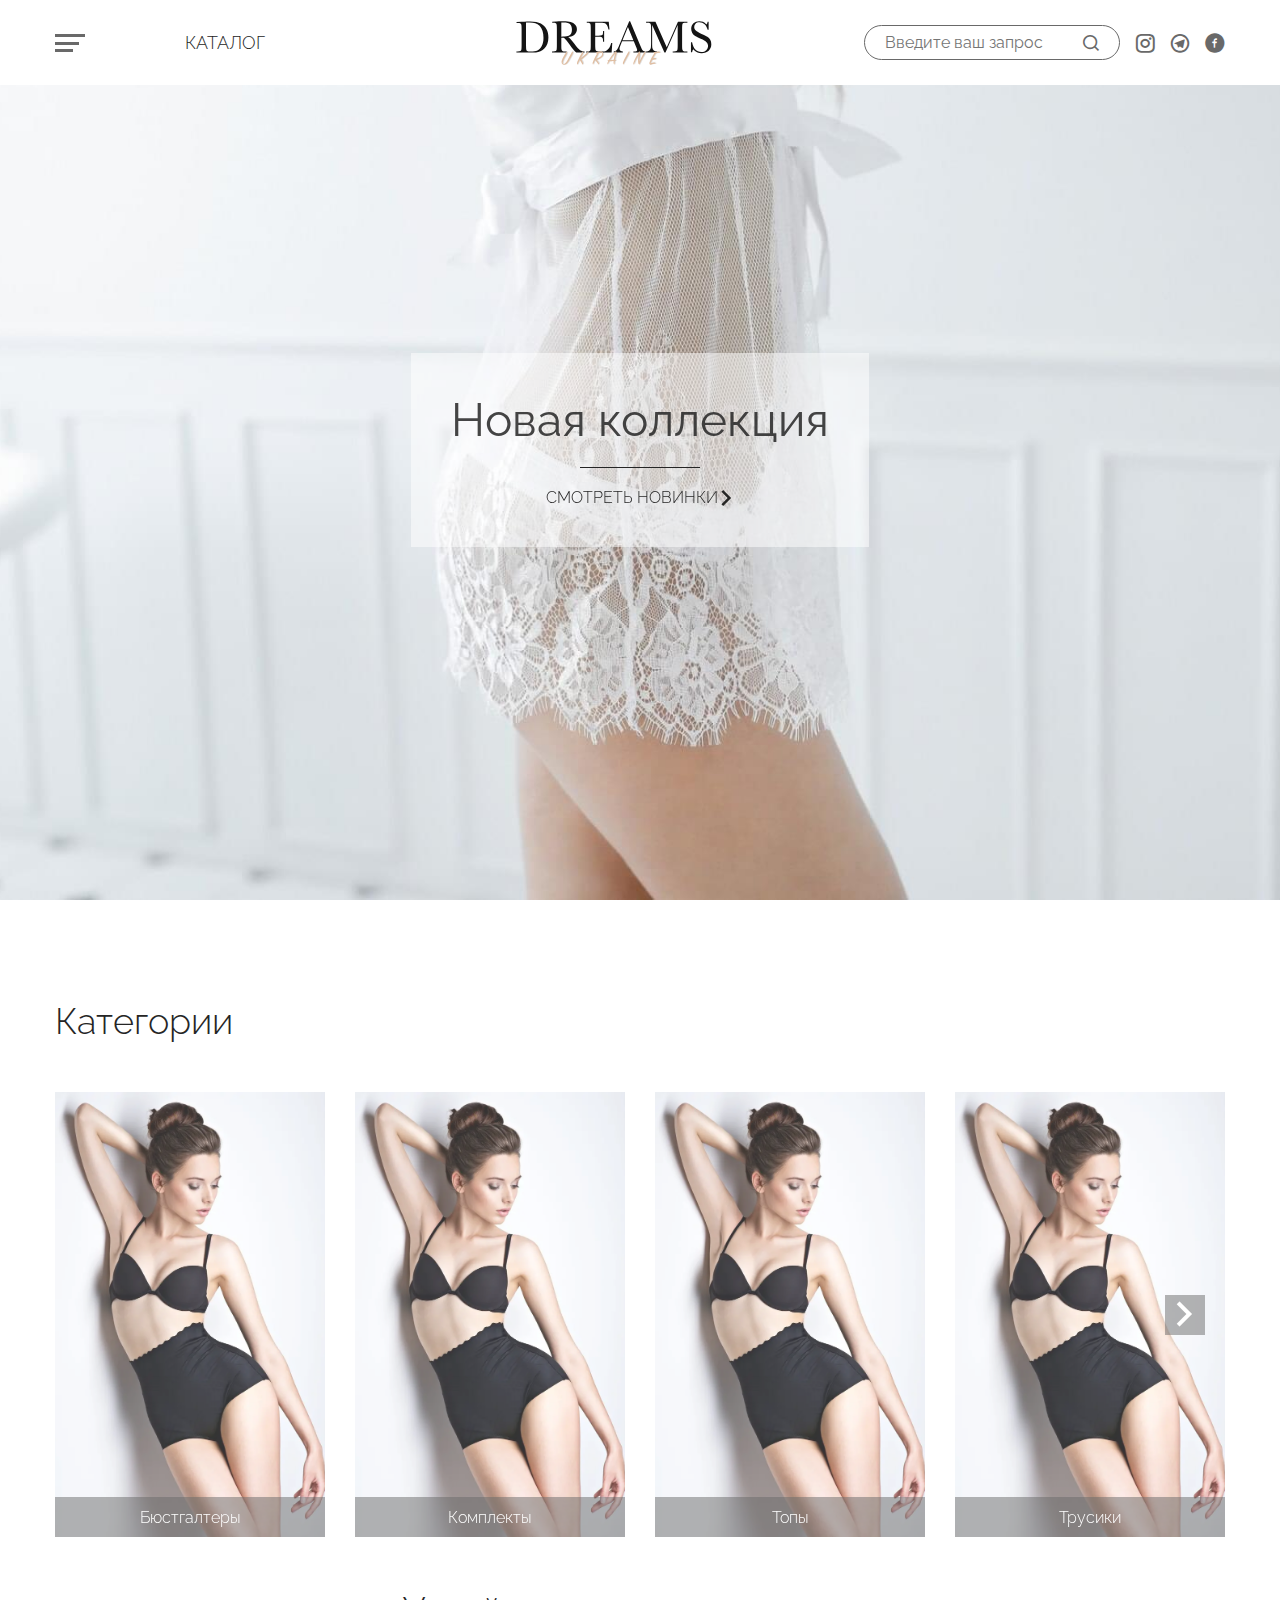
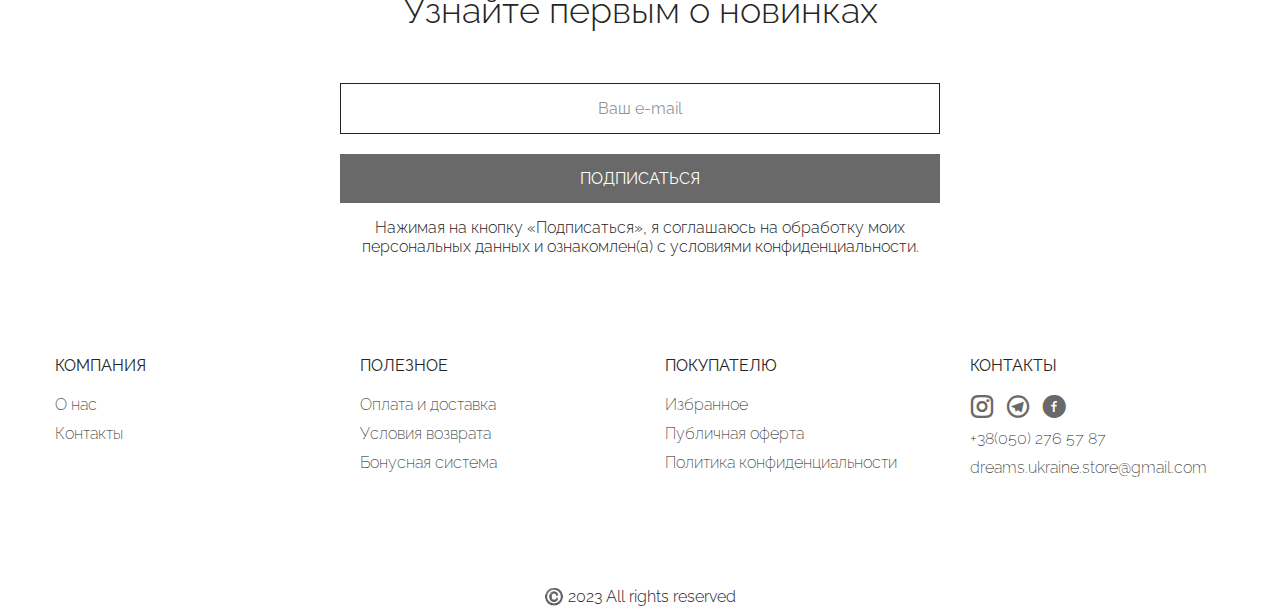
<file: index.html>
<!DOCTYPE html>
<html lang="en">
  <head>
    <title>HomePage</title>
    <meta charset="UTF-8" />
    <meta name="format-detection" content="telephone=no" />
    <!-- <style>body{opacity: 0;}</style> -->
    <link rel="stylesheet" href="css/style.min.css?_v=20230221220713" />
    <link rel="shortcut icon" href="favicon.ico" />
    <!-- <meta name="robots" content="noindex, nofollow"> -->
    <meta name="viewport" content="width=device-width, initial-scale=1.0" />
  </head>

  <body>
    <div class="wrapper">
      <header class="header">
        <div class="header__container">
          <div class="header__wrapper">
            <div class="header__menu menu">
              <button type="button" class="menu__icon icon-menu">
                <span></span>
              </button>
              <nav class="menu__body">
                <ul class="menu__list">
                  <li class="menu__item">
                    <a href="delivery.html" class="menu__link"
                      >ОПЛАТА И ДОСТАВКА</a
                    >
                  </li>
                  <li class="menu__item">
                    <a href="size.html" class="menu__link"
                      >КАК ПОДОБРАТЬ РАЗМЕР</a
                    >
                  </li>
                  <li class="menu__item">
                    <a href="contacts.html" class="menu__link">КОНТАКТЫ</a>
                  </li>
                </ul>
              </nav>
            </div>
            <div class="header__inner">
              <nav class="menu-nav">
                <ul class="menu-nav__list">
                  <li
                    data-da=".menu__list, 991"
                    class="menu-nav__item menu__item"
                  >
                    <a href="catalog.html" class="menu-nav__link menu__link"
                      >КАТАЛОГ</a
                    >
                  </li>
                </ul>
              </nav>
              <div class="logo-wrapper">
                <a href="#" class="logo">
                  <img src="img/logo.svg" alt="" />
                </a>
              </div>

              <div class="nav-bar">
                <ul class="nav-bar__list">
                  <li
                    data-da=".menu__list, 767,0"
                    class="nav-bar__item input-item"
                  >
                    <input
                      type="text"
                      class="search-txt"
                      placeholder="Введите ваш запрос"
                    />
                    <a class="search__btn _icon-search"></a>
                  </li>
                  <li class="nav-bar__item">
                    <a href="" class="nav-bar__link _icon-instagram"></a>
                  </li>
                  <li class="nav-bar__item">
                    <a href="" class="nav-bar__link _icon-telegram"></a>
                  </li>
                  <li class="nav-bar__item">
                    <a href="" class="nav-bar__link _icon-facebook"></a>
                  </li>
                </ul>
              </div>
            </div>
          </div>
        </div>
      </header>

      <main class="page">
        <section
          data-prlx-parent
          style="background-image: url(img/header-2.jpeg)"
          class="top"
        >
          <div class="top__container">
            <div class="top-inner">
              <div data-prlx class="top__collection">
                <a href="#">
                  <h3 class="top__title">Новая коллекция</h3>
                </a>

                <span></span>
                <a href="" class="top__link _icon-arrow">Смотреть Новинки</a>
              </div>
            </div>
          </div>
        </section>
        <section class="category">
          <div class="category__container">
            <h3 class="category__title">Категории</h3>
            <div class="category__slider swiper">
              <div class="category__slider-wrapper swiper-wrapper">
                <div class="category__slide swiper-slide">
                  <div class="category-slide__block">
                    <a href="catalog.html" class="category-slide__image-ibg">
                      <picture
                        ><source
                          srcset="img/home-slider/slider-1.webp"
                          type="image/webp" />
                        <img src="img/home-slider/slider-1.jpeg" alt=""
                      /></picture>
                    </a>
                    <div class="category-slide__name">
                      <a href="catalog.html" class="category-slide__name-link"
                        >Бюстгалтеры</a
                      >
                    </div>
                  </div>
                </div>
                <div class="category__slide swiper-slide">
                  <div class="category-slide__block">
                    <a href="catalog.html" class="category-slide__image-ibg">
                      <picture
                        ><source
                          srcset="img/home-slider/slider-1.webp"
                          type="image/webp" />
                        <img src="img/home-slider/slider-1.jpeg" alt=""
                      /></picture>
                    </a>
                    <div class="category-slide__name">
                      <a href="catalog.html" class="category-slide__name-link"
                        >Комплекты</a
                      >
                    </div>
                  </div>
                </div>
                <div class="category__slide swiper-slide">
                  <div class="category-slide__block">
                    <a href="catalog.html" class="category-slide__image-ibg">
                      <picture
                        ><source
                          srcset="img/home-slider/slider-1.webp"
                          type="image/webp" />
                        <img src="img/home-slider/slider-1.jpeg" alt=""
                      /></picture>
                    </a>
                    <div class="category-slide__name">
                      <a href="catalog.html" class="category-slide__name-link"
                        >Топы</a
                      >
                    </div>
                  </div>
                </div>
                <div class="category__slide swiper-slide">
                  <div class="category-slide__block">
                    <a href="catalog.html" class="category-slide__image-ibg">
                      <picture
                        ><source
                          srcset="img/home-slider/slider-1.webp"
                          type="image/webp" />
                        <img src="img/home-slider/slider-1.jpeg" alt=""
                      /></picture>
                    </a>
                    <div class="category-slide__name">
                      <a href="catalog.html" class="category-slide__name-link"
                        >Трусики</a
                      >
                    </div>
                  </div>
                </div>
                <div class="category__slide swiper-slide">
                  <div class="category-slide__block">
                    <a href="catalog.html" class="category-slide__image-ibg">
                      <picture
                        ><source
                          srcset="img/home-slider/slider-1.webp"
                          type="image/webp" />
                        <img src="img/home-slider/slider-1.jpeg" alt=""
                      /></picture>
                    </a>
                    <div class="category-slide__name">
                      <a href="catalog.html" class="category-slide__name-link"
                        >Искусительное белье</a
                      >
                    </div>
                  </div>
                </div>
                <div class="category__slide swiper-slide">
                  <div class="category-slide__block">
                    <a href="catalog.html" class="category-slide__image-ibg">
                      <picture
                        ><source
                          srcset="img/home-slider/slider-1.webp"
                          type="image/webp" />
                        <img src="img/home-slider/slider-1.jpeg" alt=""
                      /></picture>
                    </a>
                    <div class="category-slide__name">
                      <a href="catalog.html" class="category-slide__name-link"
                        >Акссесуары</a
                      >
                    </div>
                  </div>
                </div>
                <div class="category__slide swiper-slide">
                  <div class="category-slide__block">
                    <a href="catalog.html" class="category-slide__image-ibg">
                      <picture
                        ><source
                          srcset="img/home-slider/slider-1.webp"
                          type="image/webp" />
                        <img src="img/home-slider/slider-1.jpeg" alt=""
                      /></picture>
                    </a>
                    <div class="category-slide__name">
                      <a href="catalog.html" class="category-slide__name-link"
                        >Колготки</a
                      >
                    </div>
                  </div>
                </div>
              </div>
              <button
                class="category__slider-button category__slider-button-prev _icon-arrow"
              ></button>
              <button
                class="category__slider-button category__slider-button-next _icon-arrow"
              ></button>
            </div>
          </div>
        </section>
        <section class="form-news">
          <div class="form-news__container">
            <h3 class="form-news__title">Узнайте первым о новинках</h3>
            <form action="" class="form-news__form news-form">
              <input
                type="text"
                class="news-form__input"
                placeholder="Ваш e-mail"
              />
              <button class="news-form__btn">ПОДПИСАТЬСЯ</button>
            </form>
            <p class="form-news__text">
              Нажимая на кнопку «Подписаться», я соглашаюсь на обработку моих
              персональных данных и ознакомлен(а) с условиями
              конфиденциальности.
            </p>
          </div>
        </section>
      </main>
      <footer class="footer">
        <div class="footer__container">
          <div
            data-one-spoller
            data-spollers="768,max"
            class="footer__content content-footer"
          >
            <div class="content-footer__item">
              <button
                type="content-footer__button"
                data-spoller
                class="spollers__title"
              >
                КОМПАНИЯ
              </button>

              <div class="content-footer__body">
                <ul class="content-footer__list list-footer">
                  <li class="list-footer__item">
                    <a href="" class="list-footer__link">О нас </a>
                  </li>
                  <li class="list-footer__item">
                    <a href="" class="list-footer__link">Контакты </a>
                  </li>
                </ul>
              </div>
            </div>
            <div class="content-footer__item">
              <button type="button" data-spoller class="content-footer__title">
                ПОЛЕЗНОЕ
              </button>
              <div class="content-footer__body">
                <ul class="content-footer__list list-footer">
                  <li class="list-footer__item">
                    <a href="" class="list-footer__link">Оплата и доставка </a>
                  </li>
                  <li class="list-footer__item">
                    <a href="" class="list-footer__link">Условия возврата </a>
                  </li>
                  <li class="list-footer__item">
                    <a href="" class="list-footer__link">Бонусная система</a>
                  </li>
                </ul>
              </div>
            </div>
            <div class="content-footer__item">
              <button type="button" data-spoller class="content-footer__title">
                ПОКУПАТЕЛЮ
              </button>
              <div class="content-footer__body">
                <ul class="content-footer__list list-footer">
                  <li class="list-footer__item">
                    <a href="" class="list-footer__link">Избранное </a>
                  </li>
                  <li class="list-footer__item">
                    <a href="" class="list-footer__link">Публичная оферта </a>
                  </li>
                  <li class="list-footer__item">
                    <a href="" class="list-footer__link"
                      >Политика конфиденциальности</a
                    >
                  </li>
                </ul>
              </div>
            </div>
            <div class="content-footer__item">
              <button
                type="button"
                data-spoller_spoller-active
                class="content-footer__title"
              >
                КОНТАКТЫ
              </button>
              <div class="content-footer__body">
                <ul class="content-footer__list list-footer">
                  <li class="list-footer__item">
                    <a href="" class="list-footer__link _icon-instagram"> </a>
                    <a href="" class="list-footer__link _icon-telegram"> </a>
                    <a href="" class="list-footer__link _icon-facebook"> </a>
                  </li>
                  <li class="list-footer__item">
                    <a href="tel:380502765787" class="list-footer__link"
                      >+38(050) 276 57 87
                    </a>
                  </li>
                  <li class="list-footer__item">
                    <a
                      href="mail:dreams.ukraine.store@gmail.com"
                      class="list-footer__link"
                      >dreams.ukraine.store@gmail.com</a
                    >
                  </li>
                </ul>
              </div>
            </div>
          </div>
          <div class="footer__bottom">©️ 2023 All rights reserved</div>
        </div>
      </footer>
    </div>
    <script src="js/app.min.js?_v=20230221220713"></script>
  </body>
</html>
</file>
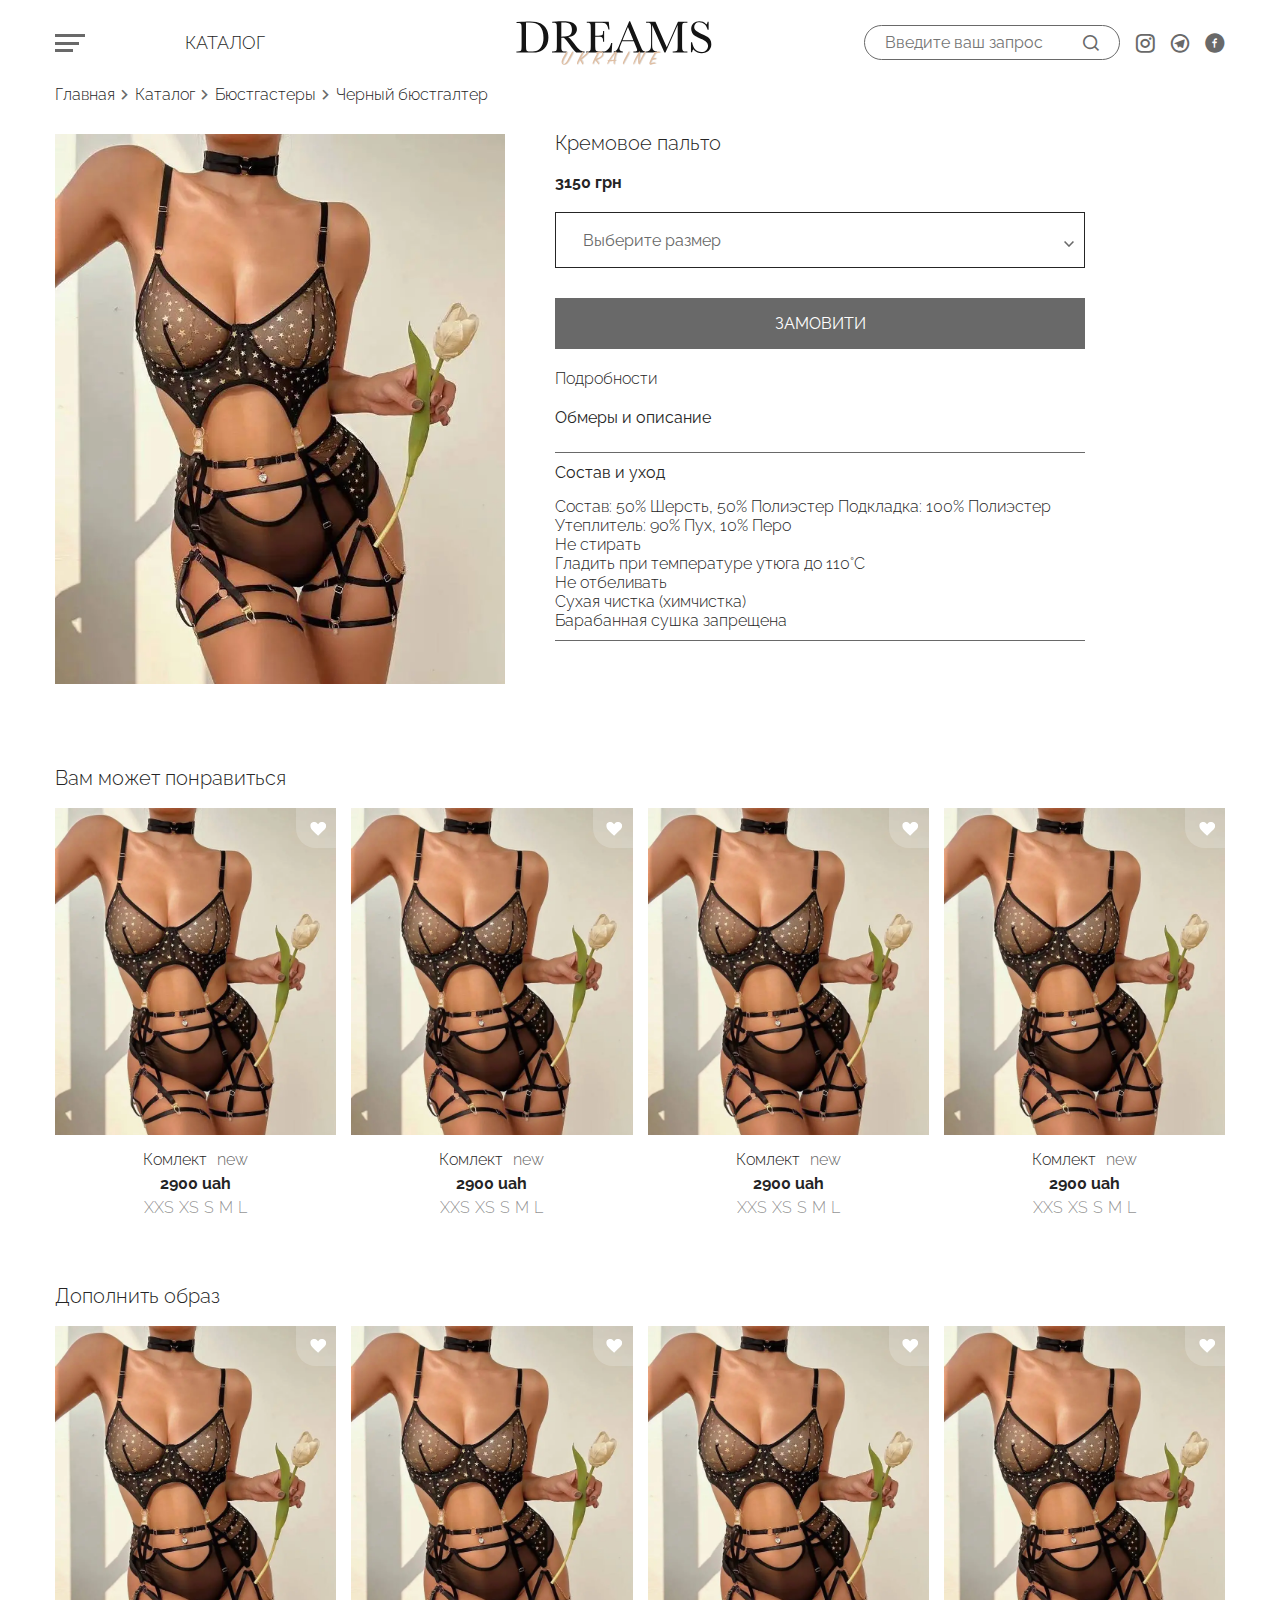
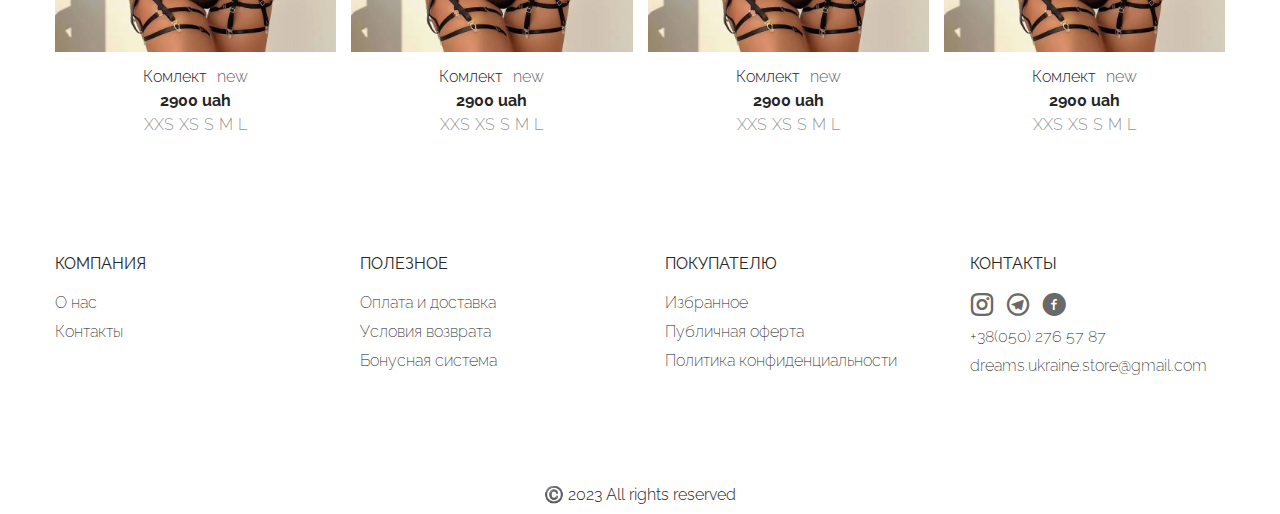
<file: cart.html>
<!DOCTYPE html>
<html lang="en">

<head>
	<title>HomePage</title>
	<meta charset="UTF-8">
	<meta name="format-detection" content="telephone=no">
	<!-- <style>body{opacity: 0;}</style> -->
	<link rel="stylesheet" href="css/style.min.css?_v=20230221220713">
	<link rel="shortcut icon" href="favicon.ico">
	<!-- <meta name="robots" content="noindex, nofollow"> -->
	<meta name="viewport" content="width=device-width, initial-scale=1.0">
</head>

<body>
	<div class="wrapper">
		<header class="header">
			<div class="header__container">
				<div class="header__wrapper">
					<div class="header__menu menu">
						<button type="button" class="menu__icon icon-menu">
							<span></span>
						</button>
						<nav class="menu__body">
							<ul class="menu__list">
								<li class="menu__item">
									<a href="#" class="menu__link">ОПЛАТА И ДОСТАВКА</a>
								</li>
								<li class="menu__item">
									<a href="#" class="menu__link">КАК ПОДОБРАТЬ РАЗМЕР</a>
								</li>
								<li class="menu__item">
									<a href="#" class="menu__link">КОНТАКТЫ</a>
								</li>
							</ul>
						</nav>
					</div>
					<div class="header__inner">
						<nav class="menu-nav">
							<ul class="menu-nav__list">
								<li data-da=".menu__list, 991" class="menu-nav__item menu__item">
									<a href="#" class="menu-nav__link menu__link">КАТАЛОГ</a>
								</li>
							</ul>
						</nav>
						<div class="logo-wrapper">
							<a href="#" class="logo">
								<img src="img/logo.svg" alt="" />
							</a>
						</div>

						<div class="nav-bar">
							<ul class="nav-bar__list">
								<li data-da=".menu__list, 767,0" class="nav-bar__item input-item">
									<input type="text" class="search-txt" placeholder="Введите ваш запрос" />
									<a class="search__btn _icon-search"></a>
								</li>
								<li class="nav-bar__item">
									<a href="" class="nav-bar__link _icon-instagram"></a>
								</li>
								<li class="nav-bar__item">
									<a href="" class="nav-bar__link _icon-telegram"></a>
								</li>
								<li class="nav-bar__item">
									<a href="" class="nav-bar__link _icon-facebook"></a>
								</li>
							</ul>
						</div>
					</div>
				</div>
			</div>
		</header>


		<div class="breadcrumbs">
			<div class="breadcrumbs__container">
				<ul class="breadcrumbs__list">
					<li class="breadcrumbs__item">
						<a href="#" class="breadcrumbs__link">Главная</a>
						<span class="_icon-arrow"></span>
					</li>
					<li class="breadcrumbs__item">
						<a href="#" class="breadcrumbs__link">Каталог</a>
						<span class="_icon-arrow"></span>
					</li>
					<li class="breadcrumbs__item">
						<a href="#" class="breadcrumbs__link">Бюстгастеры</a>
						<span class="_icon-arrow"></span>
					</li>
					<li class="breadcrumbs__item">
						<a href="#" class="breadcrumbs__link">Черный бюстгалтер</a>
					</li>
				</ul>
			</div>
		</div>
		<main class="page">
			<section class="product">
				<div class="product__container">
					<div class="product__image">
						<div class="product__image-ibg">
							<picture><source srcset="img/gallery/1.webp" type="image/webp"><img src="img/gallery/1.jpg" alt="" /></picture>
						</div>
					</div>

					<div class="product__cart cart-product">
						<h6 class="cart-product__title">Кремовое пальто</h6>
						<div class="cart-product__price">3150 грн</div>
						<form action="" class="cart-product__form">
							<div class="cart-product__select">
								<select name="form[]" data-class-modif="form">
									<option value="" selected>Выберите размер</option>
									<option value="1">XS</option>
									<option value="2">S</option>
									<option value="3">M</option>
									<option value="3">L</option>
									<option value="3">XL</option>
								</select>
							</div>

							<button data-popup="#popup" class="cart-product__btn btn-bascet">
								ЗАМОВИТИ
							</button>
						</form>

						<div class="cart-product__desc-title">Подробности</div>
						<div data-spollers class="cart-product__spollers spollers-product">
							<div class="spollers-product__item">
								<button type="button" data-spoller class="spollers-product__title">
									Обмеры и описание
								</button>
								<div class="spollers-products__body">Контент спойлера</div>
							</div>
							<div class="spollers-product__item">
								<button type="button" data-spoller class="spollers-product__title _spoller-active">
									Состав и уход
								</button>
								<div class="spollers-products__body">
									Состав: 50% Шерсть, 50% Полиэстер Подкладка: 100% Полиэстер
									Утеплитель: 90% Пух, 10% Перо
									<ul class="spollers-products__body-list">
										<li class="spollers-products__body-item">Не стирать</li>
										<li class="spollers-products__body-item">
											Гладить при температуре утюга до 110°C
										</li>
										<li class="spollers-products__body-item">
											Не отбеливать
										</li>
										<li class="spollers-products__body-item">
											Сухая чистка (химчистка)
										</li>
										<li class="spollers-products__body-item">
											Барабанная сушка запрещена
										</li>
									</ul>
								</div>
							</div>
						</div>
					</div>
				</div>
			</section>
			<section class="recommendation">
				<div class="recommendation__container">
					<h6 class="recommendation__title">Вам может понравиться</h6>
					<div class="recommendation__items">
						<div class="recommendation-cart cart">
							<label class="cart-checkbox">
								<input type="checkbox" class="cart-checkbox__input" />
								<span class="cart-checkbox__text">
									<svg id="Layer_1" data-name="Layer 1" xmlns="http://www.w3.org/2000/svg" viewBox="0 0 122.88 107.39">
										<defs>
											<style>
												.cls-1 {
													fill: #ed1b24;
													fill-rule: evenodd;
												}
											</style>
										</defs>
										<title>red-heart</title>
										<path class="cls-1" d="M60.83,17.18c8-8.35,13.62-15.57,26-17C110-2.46,131.27,21.26,119.57,44.61c-3.33,6.65-10.11,14.56-17.61,22.32-8.23,8.52-17.34,16.87-23.72,23.2l-17.4,17.26L46.46,93.55C29.16,76.89,1,55.92,0,29.94-.63,11.74,13.73.08,30.25.29c14.76.2,21,7.54,30.58,16.89Z" />
									</svg>
								</span>
							</label>
							<a href="" class="cart__image-ibg">
								<picture><source srcset="img/gallery/1.webp" type="image/webp"><img src="img/gallery/1.jpg" alt="" /></picture>
							</a>
							<div class="cart__title">
								<a href="#">Комлект</a>
								<span>new</span>
							</div>
							<div class="cart__price">2900 uah</div>
							<ul class="cart__list">
								<li class="cart__list-item">XXS</li>
								<li class="cart__list-item">XS</li>
								<li class="cart__list-item">S</li>
								<li class="cart__list-item">M</li>
								<li class="cart__list-item">L</li>
							</ul>
						</div>
						<div class="recommendation-cart cart">
							<label class="cart-checkbox">
								<input type="checkbox" class="cart-checkbox__input" />
								<span class="cart-checkbox__text">
									<svg id="Layer_1" data-name="Layer 1" xmlns="http://www.w3.org/2000/svg" viewBox="0 0 122.88 107.39">
										<defs>
											<style>
												.cls-1 {
													fill: #ed1b24;
													fill-rule: evenodd;
												}
											</style>
										</defs>
										<title>red-heart</title>
										<path class="cls-1" d="M60.83,17.18c8-8.35,13.62-15.57,26-17C110-2.46,131.27,21.26,119.57,44.61c-3.33,6.65-10.11,14.56-17.61,22.32-8.23,8.52-17.34,16.87-23.72,23.2l-17.4,17.26L46.46,93.55C29.16,76.89,1,55.92,0,29.94-.63,11.74,13.73.08,30.25.29c14.76.2,21,7.54,30.58,16.89Z" />
									</svg>
								</span>
							</label>
							<a href="" class="cart__image-ibg">
								<picture><source srcset="img/gallery/1.webp" type="image/webp"><img src="img/gallery/1.jpg" alt="" /></picture>
							</a>
							<div class="cart__title">
								<a href="#">Комлект</a>
								<span>new</span>
							</div>
							<div class="cart__price">2900 uah</div>
							<ul class="cart__list">
								<li class="cart__list-item">XXS</li>
								<li class="cart__list-item">XS</li>
								<li class="cart__list-item">S</li>
								<li class="cart__list-item">M</li>
								<li class="cart__list-item">L</li>
							</ul>
						</div>
						<div class="recommendation-cart cart">
							<label class="cart-checkbox">
								<input type="checkbox" class="cart-checkbox__input" />
								<span class="cart-checkbox__text">
									<svg id="Layer_1" data-name="Layer 1" xmlns="http://www.w3.org/2000/svg" viewBox="0 0 122.88 107.39">
										<defs>
											<style>
												.cls-1 {
													fill: #ed1b24;
													fill-rule: evenodd;
												}
											</style>
										</defs>
										<title>red-heart</title>
										<path class="cls-1" d="M60.83,17.18c8-8.35,13.62-15.57,26-17C110-2.46,131.27,21.26,119.57,44.61c-3.33,6.65-10.11,14.56-17.61,22.32-8.23,8.52-17.34,16.87-23.72,23.2l-17.4,17.26L46.46,93.55C29.16,76.89,1,55.92,0,29.94-.63,11.74,13.73.08,30.25.29c14.76.2,21,7.54,30.58,16.89Z" />
									</svg>
								</span>
							</label>
							<a href="" class="cart__image-ibg">
								<picture><source srcset="img/gallery/1.webp" type="image/webp"><img src="img/gallery/1.jpg" alt="" /></picture>
							</a>
							<div class="cart__title">
								<a href="#">Комлект</a>
								<span>new</span>
							</div>
							<div class="cart__price">2900 uah</div>
							<ul class="cart__list">
								<li class="cart__list-item">XXS</li>
								<li class="cart__list-item">XS</li>
								<li class="cart__list-item">S</li>
								<li class="cart__list-item">M</li>
								<li class="cart__list-item">L</li>
							</ul>
						</div>
						<div class="recommendation-cart cart">
							<label class="cart-checkbox">
								<input type="checkbox" class="cart-checkbox__input" />
								<span class="cart-checkbox__text">
									<svg id="Layer_1" data-name="Layer 1" xmlns="http://www.w3.org/2000/svg" viewBox="0 0 122.88 107.39">
										<defs>
											<style>
												.cls-1 {
													fill: #ed1b24;
													fill-rule: evenodd;
												}
											</style>
										</defs>
										<title>red-heart</title>
										<path class="cls-1" d="M60.83,17.18c8-8.35,13.62-15.57,26-17C110-2.46,131.27,21.26,119.57,44.61c-3.33,6.65-10.11,14.56-17.61,22.32-8.23,8.52-17.34,16.87-23.72,23.2l-17.4,17.26L46.46,93.55C29.16,76.89,1,55.92,0,29.94-.63,11.74,13.73.08,30.25.29c14.76.2,21,7.54,30.58,16.89Z" />
									</svg>
								</span>
							</label>
							<a href="" class="cart__image-ibg">
								<picture><source srcset="img/gallery/1.webp" type="image/webp"><img src="img/gallery/1.jpg" alt="" /></picture>
							</a>
							<div class="cart__title">
								<a href="#">Комлект</a>
								<span>new</span>
							</div>
							<div class="cart__price">2900 uah</div>
							<ul class="cart__list">
								<li class="cart__list-item">XXS</li>
								<li class="cart__list-item">XS</li>
								<li class="cart__list-item">S</li>
								<li class="cart__list-item">M</li>
								<li class="cart__list-item">L</li>
							</ul>
						</div>
					</div>
				</div>
			</section>
			<section class="recommendation set">
				<div class="recommendation__container">
					<h6 class="recommendation__title">Дополнить образ</h6>
					<div class="recommendation__items">
						<div class="recommendation-cart cart">
							<label class="cart-checkbox">
								<input type="checkbox" class="cart-checkbox__input" />
								<span class="cart-checkbox__text">
									<svg id="Layer_1" data-name="Layer 1" xmlns="http://www.w3.org/2000/svg" viewBox="0 0 122.88 107.39">
										<defs>
											<style>
												.cls-1 {
													fill: #ed1b24;
													fill-rule: evenodd;
												}
											</style>
										</defs>
										<title>red-heart</title>
										<path class="cls-1" d="M60.83,17.18c8-8.35,13.62-15.57,26-17C110-2.46,131.27,21.26,119.57,44.61c-3.33,6.65-10.11,14.56-17.61,22.32-8.23,8.52-17.34,16.87-23.72,23.2l-17.4,17.26L46.46,93.55C29.16,76.89,1,55.92,0,29.94-.63,11.74,13.73.08,30.25.29c14.76.2,21,7.54,30.58,16.89Z" />
									</svg>
								</span>
							</label>
							<a href="" class="cart__image-ibg">
								<picture><source srcset="img/gallery/1.webp" type="image/webp"><img src="img/gallery/1.jpg" alt="" /></picture>
							</a>
							<div class="cart__title">
								<a href="#">Комлект</a>
								<span>new</span>
							</div>
							<div class="cart__price">2900 uah</div>
							<ul class="cart__list">
								<li class="cart__list-item">XXS</li>
								<li class="cart__list-item">XS</li>
								<li class="cart__list-item">S</li>
								<li class="cart__list-item">M</li>
								<li class="cart__list-item">L</li>
							</ul>
						</div>
						<div class="recommendation-cart cart">
							<label class="cart-checkbox">
								<input type="checkbox" class="cart-checkbox__input" />
								<span class="cart-checkbox__text">
									<svg id="Layer_1" data-name="Layer 1" xmlns="http://www.w3.org/2000/svg" viewBox="0 0 122.88 107.39">
										<defs>
											<style>
												.cls-1 {
													fill: #ed1b24;
													fill-rule: evenodd;
												}
											</style>
										</defs>
										<title>red-heart</title>
										<path class="cls-1" d="M60.83,17.18c8-8.35,13.62-15.57,26-17C110-2.46,131.27,21.26,119.57,44.61c-3.33,6.65-10.11,14.56-17.61,22.32-8.23,8.52-17.34,16.87-23.72,23.2l-17.4,17.26L46.46,93.55C29.16,76.89,1,55.92,0,29.94-.63,11.74,13.73.08,30.25.29c14.76.2,21,7.54,30.58,16.89Z" />
									</svg>
								</span>
							</label>
							<a href="" class="cart__image-ibg">
								<picture><source srcset="img/gallery/1.webp" type="image/webp"><img src="img/gallery/1.jpg" alt="" /></picture>
							</a>
							<div class="cart__title">
								<a href="#">Комлект</a>
								<span>new</span>
							</div>
							<div class="cart__price">2900 uah</div>
							<ul class="cart__list">
								<li class="cart__list-item">XXS</li>
								<li class="cart__list-item">XS</li>
								<li class="cart__list-item">S</li>
								<li class="cart__list-item">M</li>
								<li class="cart__list-item">L</li>
							</ul>
						</div>
						<div class="recommendation-cart cart">
							<label class="cart-checkbox">
								<input type="checkbox" class="cart-checkbox__input" />
								<span class="cart-checkbox__text">
									<svg id="Layer_1" data-name="Layer 1" xmlns="http://www.w3.org/2000/svg" viewBox="0 0 122.88 107.39">
										<defs>
											<style>
												.cls-1 {
													fill: #ed1b24;
													fill-rule: evenodd;
												}
											</style>
										</defs>
										<title>red-heart</title>
										<path class="cls-1" d="M60.83,17.18c8-8.35,13.62-15.57,26-17C110-2.46,131.27,21.26,119.57,44.61c-3.33,6.65-10.11,14.56-17.61,22.32-8.23,8.52-17.34,16.87-23.72,23.2l-17.4,17.26L46.46,93.55C29.16,76.89,1,55.92,0,29.94-.63,11.74,13.73.08,30.25.29c14.76.2,21,7.54,30.58,16.89Z" />
									</svg>
								</span>
							</label>
							<a href="" class="cart__image-ibg">
								<picture><source srcset="img/gallery/1.webp" type="image/webp"><img src="img/gallery/1.jpg" alt="" /></picture>
							</a>
							<div class="cart__title">
								<a href="#">Комлект</a>
								<span>new</span>
							</div>
							<div class="cart__price">2900 uah</div>
							<ul class="cart__list">
								<li class="cart__list-item">XXS</li>
								<li class="cart__list-item">XS</li>
								<li class="cart__list-item">S</li>
								<li class="cart__list-item">M</li>
								<li class="cart__list-item">L</li>
							</ul>
						</div>
						<div class="recommendation-cart cart">
							<label class="cart-checkbox">
								<input type="checkbox" class="cart-checkbox__input" />
								<span class="cart-checkbox__text">
									<svg id="Layer_1" data-name="Layer 1" xmlns="http://www.w3.org/2000/svg" viewBox="0 0 122.88 107.39">
										<defs>
											<style>
												.cls-1 {
													fill: #ed1b24;
													fill-rule: evenodd;
												}
											</style>
										</defs>
										<title>red-heart</title>
										<path class="cls-1" d="M60.83,17.18c8-8.35,13.62-15.57,26-17C110-2.46,131.27,21.26,119.57,44.61c-3.33,6.65-10.11,14.56-17.61,22.32-8.23,8.52-17.34,16.87-23.72,23.2l-17.4,17.26L46.46,93.55C29.16,76.89,1,55.92,0,29.94-.63,11.74,13.73.08,30.25.29c14.76.2,21,7.54,30.58,16.89Z" />
									</svg>
								</span>
							</label>
							<a href="" class="cart__image-ibg">
								<picture><source srcset="img/gallery/1.webp" type="image/webp"><img src="img/gallery/1.jpg" alt="" /></picture>
							</a>
							<div class="cart__title">
								<a href="#">Комлект</a>
								<span>new</span>
							</div>
							<div class="cart__price">2900 uah</div>
							<ul class="cart__list">
								<li class="cart__list-item">XXS</li>
								<li class="cart__list-item">XS</li>
								<li class="cart__list-item">S</li>
								<li class="cart__list-item">M</li>
								<li class="cart__list-item">L</li>
							</ul>
						</div>
					</div>
				</div>
			</section>
		</main>
		<footer class="footer">
			<div class="footer__container">
				<div data-one-spoller data-spollers="768,max" class="footer__content content-footer">
					<div class="content-footer__item">
						<button type="content-footer__button" data-spoller class="spollers__title">
							КОМПАНИЯ
						</button>

						<div class="content-footer__body">
							<ul class="content-footer__list list-footer">
								<li class="list-footer__item">
									<a href="" class="list-footer__link">О нас </a>
								</li>
								<li class="list-footer__item">
									<a href="" class="list-footer__link">Контакты </a>
								</li>
							</ul>
						</div>
					</div>
					<div class="content-footer__item">
						<button type="button" data-spoller class="content-footer__title">
							ПОЛЕЗНОЕ
						</button>
						<div class="content-footer__body">
							<ul class="content-footer__list list-footer">
								<li class="list-footer__item">
									<a href="" class="list-footer__link">Оплата и доставка </a>
								</li>
								<li class="list-footer__item">
									<a href="" class="list-footer__link">Условия возврата </a>
								</li>
								<li class="list-footer__item">
									<a href="" class="list-footer__link">Бонусная система</a>
								</li>
							</ul>
						</div>
					</div>
					<div class="content-footer__item">
						<button type="button" data-spoller class="content-footer__title">
							ПОКУПАТЕЛЮ
						</button>
						<div class="content-footer__body">
							<ul class="content-footer__list list-footer">
								<li class="list-footer__item">
									<a href="" class="list-footer__link">Избранное </a>
								</li>
								<li class="list-footer__item">
									<a href="" class="list-footer__link">Публичная оферта </a>
								</li>
								<li class="list-footer__item">
									<a href="" class="list-footer__link">Политика конфиденциальности</a>
								</li>
							</ul>
						</div>
					</div>
					<div class="content-footer__item">
						<button type="button" data-spoller_spoller-active class="content-footer__title">
							КОНТАКТЫ
						</button>
						<div class="content-footer__body">
							<ul class="content-footer__list list-footer">
								<li class="list-footer__item">
									<a href="" class="list-footer__link _icon-instagram"> </a>
									<a href="" class="list-footer__link _icon-telegram"> </a>
									<a href="" class="list-footer__link _icon-facebook"> </a>
								</li>
								<li class="list-footer__item">
									<a href="tel:380502765787" class="list-footer__link">+38(050) 276 57 87
									</a>
								</li>
								<li class="list-footer__item">
									<a href="mail:dreams.ukraine.store@gmail.com" class="list-footer__link">dreams.ukraine.store@gmail.com</a>
								</li>
							</ul>
						</div>
					</div>
				</div>
				<div class="footer__bottom">©️ 2023 All rights reserved</div>
			</div>
		</footer>

	</div>
	<div id="popup" aria-hidden="true" class="popup">
		<div class="popup__wrapper">
			<div class="popup__content">
				<div class="popup__text">
					Заповніть форму та наш адміністратор зателефонує вам для уточнення
					замовлення.
				</div>
				<form class="popup__form">
					<input class="popup__input" type="text" placeholder="Ваше ім'я" />
					<input class="popup__input" type="text" placeholder="Номер телефону" />
					<button class="popup-btn">Замовити</button>
				</form>
			</div>
		</div>
	</div>
	<script src="js/app.min.js?_v=20230221220713"></script>
</body>

</html>
</file>
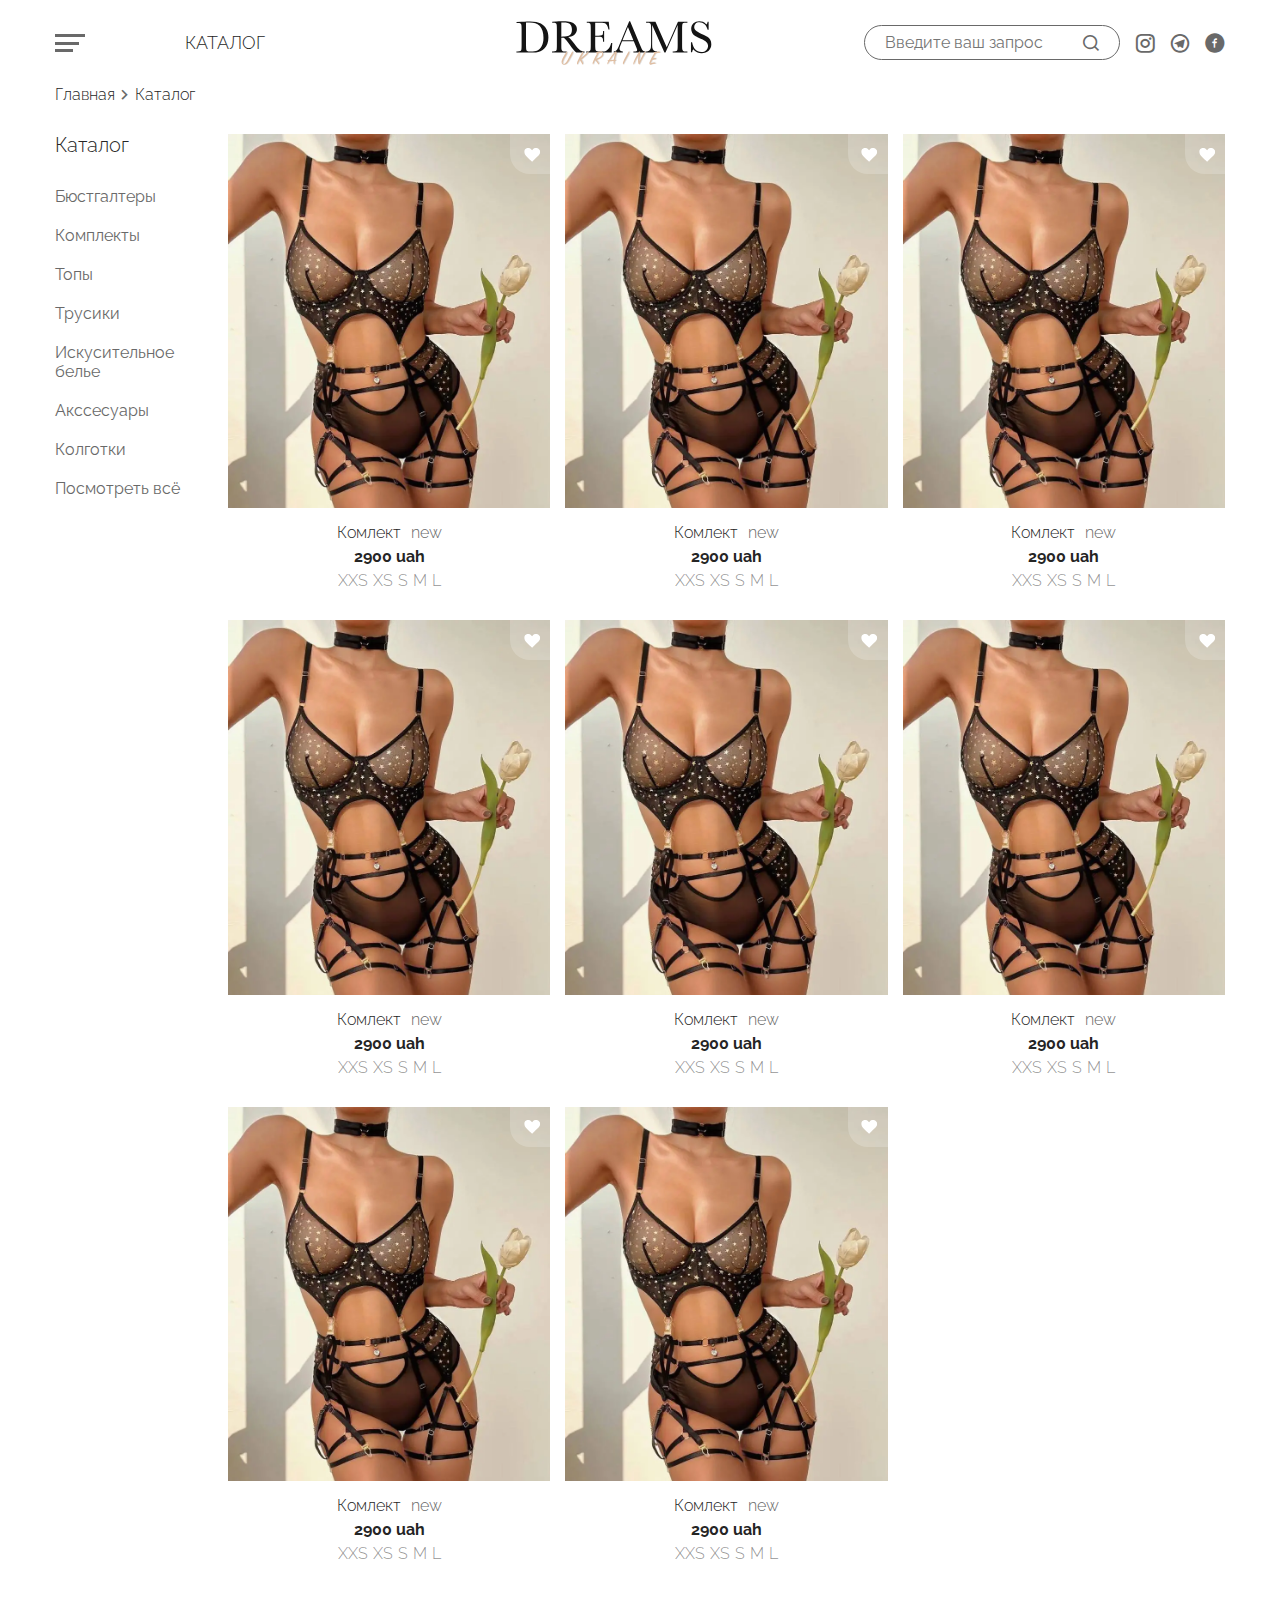
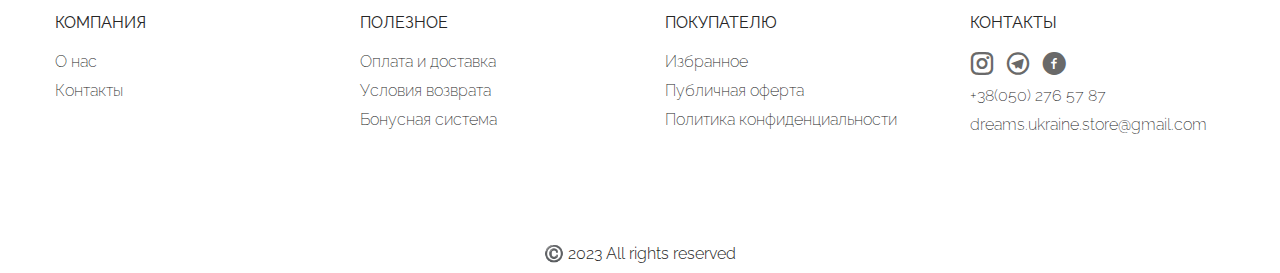
<file: catalog.html>
<!DOCTYPE html>
<html lang="en">

<head>
	<title>HomePage</title>
	<meta charset="UTF-8">
	<meta name="format-detection" content="telephone=no">
	<!-- <style>body{opacity: 0;}</style> -->
	<link rel="stylesheet" href="css/style.min.css?_v=20230221220713">
	<link rel="shortcut icon" href="favicon.ico">
	<!-- <meta name="robots" content="noindex, nofollow"> -->
	<meta name="viewport" content="width=device-width, initial-scale=1.0">
</head>

<body>
	<div class="wrapper">
		<header class="header">
			<div class="header__container">
				<div class="header__wrapper">
					<div class="header__menu menu">
						<button type="button" class="menu__icon icon-menu">
							<span></span>
						</button>
						<nav class="menu__body">
							<ul class="menu__list">
								<li class="menu__item">
									<a href="#" class="menu__link">ОПЛАТА И ДОСТАВКА</a>
								</li>
								<li class="menu__item">
									<a href="#" class="menu__link">КАК ПОДОБРАТЬ РАЗМЕР</a>
								</li>
								<li class="menu__item">
									<a href="#" class="menu__link">КОНТАКТЫ</a>
								</li>
							</ul>
						</nav>
					</div>
					<div class="header__inner">
						<nav class="menu-nav">
							<ul class="menu-nav__list">
								<li data-da=".menu__list, 991" class="menu-nav__item menu__item">
									<a href="#" class="menu-nav__link menu__link">КАТАЛОГ</a>
								</li>
							</ul>
						</nav>
						<div class="logo-wrapper">
							<a href="#" class="logo">
								<img src="img/logo.svg" alt="" />
							</a>
						</div>

						<div class="nav-bar">
							<ul class="nav-bar__list">
								<li data-da=".menu__list, 767,0" class="nav-bar__item input-item">
									<input type="text" class="search-txt" placeholder="Введите ваш запрос" />
									<a class="search__btn _icon-search"></a>
								</li>
								<li class="nav-bar__item">
									<a href="" class="nav-bar__link _icon-instagram"></a>
								</li>
								<li class="nav-bar__item">
									<a href="" class="nav-bar__link _icon-telegram"></a>
								</li>
								<li class="nav-bar__item">
									<a href="" class="nav-bar__link _icon-facebook"></a>
								</li>
							</ul>
						</div>
					</div>
				</div>
			</div>
		</header>


		<div class="breadcrumbs">
			<div class="breadcrumbs__container">
				<ul class="breadcrumbs__list">
					<li class="breadcrumbs__item">
						<a href="#" class="breadcrumbs__link">Главная</a>
						<span class="_icon-arrow"></span>
					</li>
					<li class="breadcrumbs__item">
						<a href="#" class="breadcrumbs__link">Каталог</a>
					</li>
				</ul>
			</div>
		</div>
		<main class="page">
			<section class="catalog">
				<div class="catalog__container">
					<aside class="catalog__nav nav-catalog">
						<h6 class="nav-catalog__title">Каталог</h6>
						<ul data-da=".spollers-main__body,767,0" class="nav-catalog__list">
							<li class="nav-catalog__item">
								<button type="button" data-filter=".category-a" class="nav-catalog__link">Бюстгалтеры</button>
							</li>
							<li class="nav-catalog__item">
								<button type="button" data-filter=".category-b" class="nav-catalog__link">Комплекты</button>
							</li>
							<li class="nav-catalog__item">
								<button type="button" data-filter=".category-c" class="nav-catalog__link">Топы</button>
							</li>
							<li class="nav-catalog__item">
								<button type="button" data-filter=".category-d" class="nav-catalog__link">Трусики</button>
							</li>
							<li class="nav-catalog__item">
								<button type="button" data-filter=".category-e" class="nav-catalog__link">Искусительное белье</button>
							</li>
							<li class="nav-catalog__item">
								<button type="button" data-filter=".category-f" class="nav-catalog__link">Акссесуары</button>
							</li>
							<li class="nav-catalog__item">
								<button type="button" data-filter=".category-g" class="nav-catalog__link">Колготки</button>
							</li>
							<li class="nav-catalog__item">
								<button type="button" data-filter="all" class="nav-catalog__link">Посмотреть всё</button>
							</li>
						</ul>
					</aside>
					<div class="catalog__main">


						<!-- sorting-catalog-->
						<div class="catalog__main-inner">
							<div data-spollers class="catalog__main-spollers spollers-main">
								<div class="spollers-main__item">
									<button type="button" data-spoller data-spoller-close class="spollers-main__title">
										Каталог <span class="_icon-arrow"></span>
									</button>

									<div class="spollers-main__body"></div>
								</div>


								<div class="spollers-main__body">
									<div class="filters-mobile"></div>
								</div>
							</div>

						</div>
						<div class="catalog__main-galery galery-catalog container-filter">
							<div class="galery-catalog__cart cart mix category-a">
								<label class="cart-checkbox">
									<input type="checkbox" class="cart-checkbox__input" />
									<span class="cart-checkbox__text">
										<svg id="Layer_1" data-name="Layer 1" xmlns="http://www.w3.org/2000/svg" viewBox="0 0 122.88 107.39">
											<defs>
												<style>
													.cls-1 {
														fill: #ed1b24;
														fill-rule: evenodd;
													}
												</style>
											</defs>
											<title>red-heart</title>
											<path class="cls-1" d="M60.83,17.18c8-8.35,13.62-15.57,26-17C110-2.46,131.27,21.26,119.57,44.61c-3.33,6.65-10.11,14.56-17.61,22.32-8.23,8.52-17.34,16.87-23.72,23.2l-17.4,17.26L46.46,93.55C29.16,76.89,1,55.92,0,29.94-.63,11.74,13.73.08,30.25.29c14.76.2,21,7.54,30.58,16.89Z" />
										</svg>
									</span>
								</label>
								<a href="cart.html" class="cart__image-ibg">
									<picture><source srcset="img/gallery/1.webp" type="image/webp"><img src="img/gallery/1.jpg" alt="" /></picture>
								</a>
								<div class="cart__title">
									<a href="cart.html">Комлект</a>
									<span>new</span>
								</div>
								<div class="cart__price">2900 uah</div>
								<ul class="cart__list">
									<li class="cart__list-item">XXS</li>
									<li class="cart__list-item">XS</li>
									<li class="cart__list-item">S</li>
									<li class="cart__list-item">M</li>
									<li class="cart__list-item">L</li>
								</ul>
							</div>
							<div class="galery-catalog__cart cart mix category-b">
								<label class="cart-checkbox">
									<input type="checkbox" class="cart-checkbox__input" />
									<span class="cart-checkbox__text">
										<svg id="Layer_1" data-name="Layer 1" xmlns="http://www.w3.org/2000/svg" viewBox="0 0 122.88 107.39">
											<defs>
												<style>
													.cls-1 {
														fill: #ed1b24;
														fill-rule: evenodd;
													}
												</style>
											</defs>
											<title>red-heart</title>
											<path class="cls-1" d="M60.83,17.18c8-8.35,13.62-15.57,26-17C110-2.46,131.27,21.26,119.57,44.61c-3.33,6.65-10.11,14.56-17.61,22.32-8.23,8.52-17.34,16.87-23.72,23.2l-17.4,17.26L46.46,93.55C29.16,76.89,1,55.92,0,29.94-.63,11.74,13.73.08,30.25.29c14.76.2,21,7.54,30.58,16.89Z" />
										</svg>
									</span>
								</label>
								<a href="cart.html" class="cart__image-ibg">
									<picture><source srcset="img/gallery/1.webp" type="image/webp"><img src="img/gallery/1.jpg" alt="" /></picture>
								</a>
								<div class="cart__title">
									<a href="">Комлект</a>
									<span>new</span>
								</div>
								<div class="cart__price">2900 uah</div>
								<ul class="cart__list">
									<li class="cart__list-item">XXS</li>
									<li class="cart__list-item">XS</li>
									<li class="cart__list-item">S</li>
									<li class="cart__list-item">M</li>
									<li class="cart__list-item">L</li>
								</ul>
							</div>
							<div class="galery-catalog__cart cart mix category-c">
								<label class="cart-checkbox">
									<input type="checkbox" class="cart-checkbox__input" />
									<span class="cart-checkbox__text">
										<svg id="Layer_1" data-name="Layer 1" xmlns="http://www.w3.org/2000/svg" viewBox="0 0 122.88 107.39">
											<defs>
												<style>
													.cls-1 {
														fill: #ed1b24;
														fill-rule: evenodd;
													}
												</style>
											</defs>
											<title>red-heart</title>
											<path class="cls-1" d="M60.83,17.18c8-8.35,13.62-15.57,26-17C110-2.46,131.27,21.26,119.57,44.61c-3.33,6.65-10.11,14.56-17.61,22.32-8.23,8.52-17.34,16.87-23.72,23.2l-17.4,17.26L46.46,93.55C29.16,76.89,1,55.92,0,29.94-.63,11.74,13.73.08,30.25.29c14.76.2,21,7.54,30.58,16.89Z" />
										</svg>
									</span>
								</label>
								<a href="cart.html" class="cart__image-ibg">
									<picture><source srcset="img/gallery/1.webp" type="image/webp"><img src="img/gallery/1.jpg" alt="" /></picture>
								</a>
								<div class="cart__title">
									<a href="cart.html">Комлект</a>
									<span>new</span>
								</div>
								<div class="cart__price">2900 uah</div>
								<ul class="cart__list">
									<li class="cart__list-item">XXS</li>
									<li class="cart__list-item">XS</li>
									<li class="cart__list-item">S</li>
									<li class="cart__list-item">M</li>
									<li class="cart__list-item">L</li>
								</ul>
							</div>
							<div class="galery-catalog__cart cart mix category-d">
								<label class="cart-checkbox">
									<input type="checkbox" class="cart-checkbox__input" />
									<span class="cart-checkbox__text">
										<svg id="Layer_1" data-name="Layer 1" xmlns="http://www.w3.org/2000/svg" viewBox="0 0 122.88 107.39">
											<defs>
												<style>
													.cls-1 {
														fill: #ed1b24;
														fill-rule: evenodd;
													}
												</style>
											</defs>
											<title>red-heart</title>
											<path class="cls-1" d="M60.83,17.18c8-8.35,13.62-15.57,26-17C110-2.46,131.27,21.26,119.57,44.61c-3.33,6.65-10.11,14.56-17.61,22.32-8.23,8.52-17.34,16.87-23.72,23.2l-17.4,17.26L46.46,93.55C29.16,76.89,1,55.92,0,29.94-.63,11.74,13.73.08,30.25.29c14.76.2,21,7.54,30.58,16.89Z" />
										</svg>
									</span>
								</label>
								<a href="" class="cart__image-ibg">
									<picture><source srcset="img/gallery/1.webp" type="image/webp"><img src="img/gallery/1.jpg" alt="" /></picture>
								</a>
								<div class="cart__title">
									<a href="#">Комлект</a>
									<span>new</span>
								</div>
								<div class="cart__price">2900 uah</div>
								<ul class="cart__list">
									<li class="cart__list-item">XXS</li>
									<li class="cart__list-item">XS</li>
									<li class="cart__list-item">S</li>
									<li class="cart__list-item">M</li>
									<li class="cart__list-item">L</li>
								</ul>
							</div>
							<div class="galery-catalog__cart cart mix category-e">
								<label class="cart-checkbox">
									<input type="checkbox" class="cart-checkbox__input" />
									<span class="cart-checkbox__text">
										<svg id="Layer_1" data-name="Layer 1" xmlns="http://www.w3.org/2000/svg" viewBox="0 0 122.88 107.39">
											<defs>
												<style>
													.cls-1 {
														fill: #ed1b24;
														fill-rule: evenodd;
													}
												</style>
											</defs>
											<title>red-heart</title>
											<path class="cls-1" d="M60.83,17.18c8-8.35,13.62-15.57,26-17C110-2.46,131.27,21.26,119.57,44.61c-3.33,6.65-10.11,14.56-17.61,22.32-8.23,8.52-17.34,16.87-23.72,23.2l-17.4,17.26L46.46,93.55C29.16,76.89,1,55.92,0,29.94-.63,11.74,13.73.08,30.25.29c14.76.2,21,7.54,30.58,16.89Z" />
										</svg>
									</span>
								</label>
								<a href="cart.html" class="cart__image-ibg">
									<picture><source srcset="img/gallery/1.webp" type="image/webp"><img src="img/gallery/1.jpg" alt="" /></picture>
								</a>
								<div class="cart__title">
									<a href="#">Комлект</a>
									<span>new</span>
								</div>
								<div class="cart__price">2900 uah</div>
								<ul class="cart__list">
									<li class="cart__list-item">XXS</li>
									<li class="cart__list-item">XS</li>
									<li class="cart__list-item">S</li>
									<li class="cart__list-item">M</li>
									<li class="cart__list-item">L</li>
								</ul>
							</div>
							<div class="galery-catalog__cart cart mix category-f">
								<label class="cart-checkbox">
									<input type="checkbox" class="cart-checkbox__input" />
									<span class="cart-checkbox__text">
										<svg id="Layer_1" data-name="Layer 1" xmlns="http://www.w3.org/2000/svg" viewBox="0 0 122.88 107.39">
											<defs>
												<style>
													.cls-1 {
														fill: #ed1b24;
														fill-rule: evenodd;
													}
												</style>
											</defs>
											<title>red-heart</title>
											<path class="cls-1" d="M60.83,17.18c8-8.35,13.62-15.57,26-17C110-2.46,131.27,21.26,119.57,44.61c-3.33,6.65-10.11,14.56-17.61,22.32-8.23,8.52-17.34,16.87-23.72,23.2l-17.4,17.26L46.46,93.55C29.16,76.89,1,55.92,0,29.94-.63,11.74,13.73.08,30.25.29c14.76.2,21,7.54,30.58,16.89Z" />
										</svg>
									</span>
								</label>
								<a href="cart.html" class="cart__image-ibg">
									<picture><source srcset="img/gallery/1.webp" type="image/webp"><img src="img/gallery/1.jpg" alt="" /></picture>
								</a>
								<div class="cart__title">
									<a href="cart.html">Комлект</a>
									<span>new</span>
								</div>
								<div class="cart__price">2900 uah</div>
								<ul class="cart__list">
									<li class="cart__list-item">XXS</li>
									<li class="cart__list-item">XS</li>
									<li class="cart__list-item">S</li>
									<li class="cart__list-item">M</li>
									<li class="cart__list-item">L</li>
								</ul>
							</div>
							<div class="galery-catalog__cart cart mix category-g">
								<label class="cart-checkbox">
									<input type="checkbox" class="cart-checkbox__input" />
									<span class="cart-checkbox__text">
										<svg id="Layer_1" data-name="Layer 1" xmlns="http://www.w3.org/2000/svg" viewBox="0 0 122.88 107.39">
											<defs>
												<style>
													.cls-1 {
														fill: #ed1b24;
														fill-rule: evenodd;
													}
												</style>
											</defs>
											<title>red-heart</title>
											<path class="cls-1" d="M60.83,17.18c8-8.35,13.62-15.57,26-17C110-2.46,131.27,21.26,119.57,44.61c-3.33,6.65-10.11,14.56-17.61,22.32-8.23,8.52-17.34,16.87-23.72,23.2l-17.4,17.26L46.46,93.55C29.16,76.89,1,55.92,0,29.94-.63,11.74,13.73.08,30.25.29c14.76.2,21,7.54,30.58,16.89Z" />
										</svg>
									</span>
								</label>
								<a href="cart.html" class="cart__image-ibg">
									<picture><source srcset="img/gallery/1.webp" type="image/webp"><img src="img/gallery/1.jpg" alt="" /></picture>
								</a>
								<div class="cart__title">
									<a href="cart.html">Комлект</a>
									<span>new</span>
								</div>
								<div class="cart__price">2900 uah</div>
								<ul class="cart__list">
									<li class="cart__list-item">XXS</li>
									<li class="cart__list-item">XS</li>
									<li class="cart__list-item">S</li>
									<li class="cart__list-item">M</li>
									<li class="cart__list-item">L</li>
								</ul>
							</div>
							<div class="galery-catalog__cart cart mix category-a">
								<label class="cart-checkbox">
									<input type="checkbox" class="cart-checkbox__input" />
									<span class="cart-checkbox__text">
										<svg id="Layer_1" data-name="Layer 1" xmlns="http://www.w3.org/2000/svg" viewBox="0 0 122.88 107.39">
											<defs>
												<style>
													.cls-1 {
														fill: #ed1b24;
														fill-rule: evenodd;
													}
												</style>
											</defs>
											<title>red-heart</title>
											<path class="cls-1" d="M60.83,17.18c8-8.35,13.62-15.57,26-17C110-2.46,131.27,21.26,119.57,44.61c-3.33,6.65-10.11,14.56-17.61,22.32-8.23,8.52-17.34,16.87-23.72,23.2l-17.4,17.26L46.46,93.55C29.16,76.89,1,55.92,0,29.94-.63,11.74,13.73.08,30.25.29c14.76.2,21,7.54,30.58,16.89Z" />
										</svg>
									</span>
								</label>
								<a href="cart.html" class="cart__image-ibg">
									<picture><source srcset="img/gallery/1.webp" type="image/webp"><img src="img/gallery/1.jpg" alt="" /></picture>
								</a>
								<div class="cart__title">
									<a href="cart.html">Комлект</a>
									<span>new</span>
								</div>
								<div class="cart__price">2900 uah</div>
								<ul class="cart__list">
									<li class="cart__list-item">XXS</li>
									<li class="cart__list-item">XS</li>
									<li class="cart__list-item">S</li>
									<li class="cart__list-item">M</li>
									<li class="cart__list-item">L</li>
								</ul>
							</div>





						</div>
					</div>
				</div>
	</div>
	</section>
	</main>
	<footer class="footer">
		<div class="footer__container">
			<div data-one-spoller data-spollers="768,max" class="footer__content content-footer">
				<div class="content-footer__item">
					<button type="content-footer__button" data-spoller class="spollers__title">
						КОМПАНИЯ
					</button>

					<div class="content-footer__body">
						<ul class="content-footer__list list-footer">
							<li class="list-footer__item">
								<a href="" class="list-footer__link">О нас </a>
							</li>
							<li class="list-footer__item">
								<a href="" class="list-footer__link">Контакты </a>
							</li>
						</ul>
					</div>
				</div>
				<div class="content-footer__item">
					<button type="button" data-spoller class="content-footer__title">
						ПОЛЕЗНОЕ
					</button>
					<div class="content-footer__body">
						<ul class="content-footer__list list-footer">
							<li class="list-footer__item">
								<a href="" class="list-footer__link">Оплата и доставка </a>
							</li>
							<li class="list-footer__item">
								<a href="" class="list-footer__link">Условия возврата </a>
							</li>
							<li class="list-footer__item">
								<a href="" class="list-footer__link">Бонусная система</a>
							</li>
						</ul>
					</div>
				</div>
				<div class="content-footer__item">
					<button type="button" data-spoller class="content-footer__title">
						ПОКУПАТЕЛЮ
					</button>
					<div class="content-footer__body">
						<ul class="content-footer__list list-footer">
							<li class="list-footer__item">
								<a href="" class="list-footer__link">Избранное </a>
							</li>
							<li class="list-footer__item">
								<a href="" class="list-footer__link">Публичная оферта </a>
							</li>
							<li class="list-footer__item">
								<a href="" class="list-footer__link">Политика конфиденциальности</a>
							</li>
						</ul>
					</div>
				</div>
				<div class="content-footer__item">
					<button type="button" data-spoller_spoller-active class="content-footer__title">
						КОНТАКТЫ
					</button>
					<div class="content-footer__body">
						<ul class="content-footer__list list-footer">
							<li class="list-footer__item">
								<a href="" class="list-footer__link _icon-instagram"> </a>
								<a href="" class="list-footer__link _icon-telegram"> </a>
								<a href="" class="list-footer__link _icon-facebook"> </a>
							</li>
							<li class="list-footer__item">
								<a href="tel:380502765787" class="list-footer__link">+38(050) 276 57 87
								</a>
							</li>
							<li class="list-footer__item">
								<a href="mail:dreams.ukraine.store@gmail.com" class="list-footer__link">dreams.ukraine.store@gmail.com</a>
							</li>
						</ul>
					</div>
				</div>
			</div>
			<div class="footer__bottom">©️ 2023 All rights reserved</div>
		</div>
	</footer>

	</div>
	<script src="js/app.min.js?_v=20230221220713"></script>
</body>

</html>
</file>
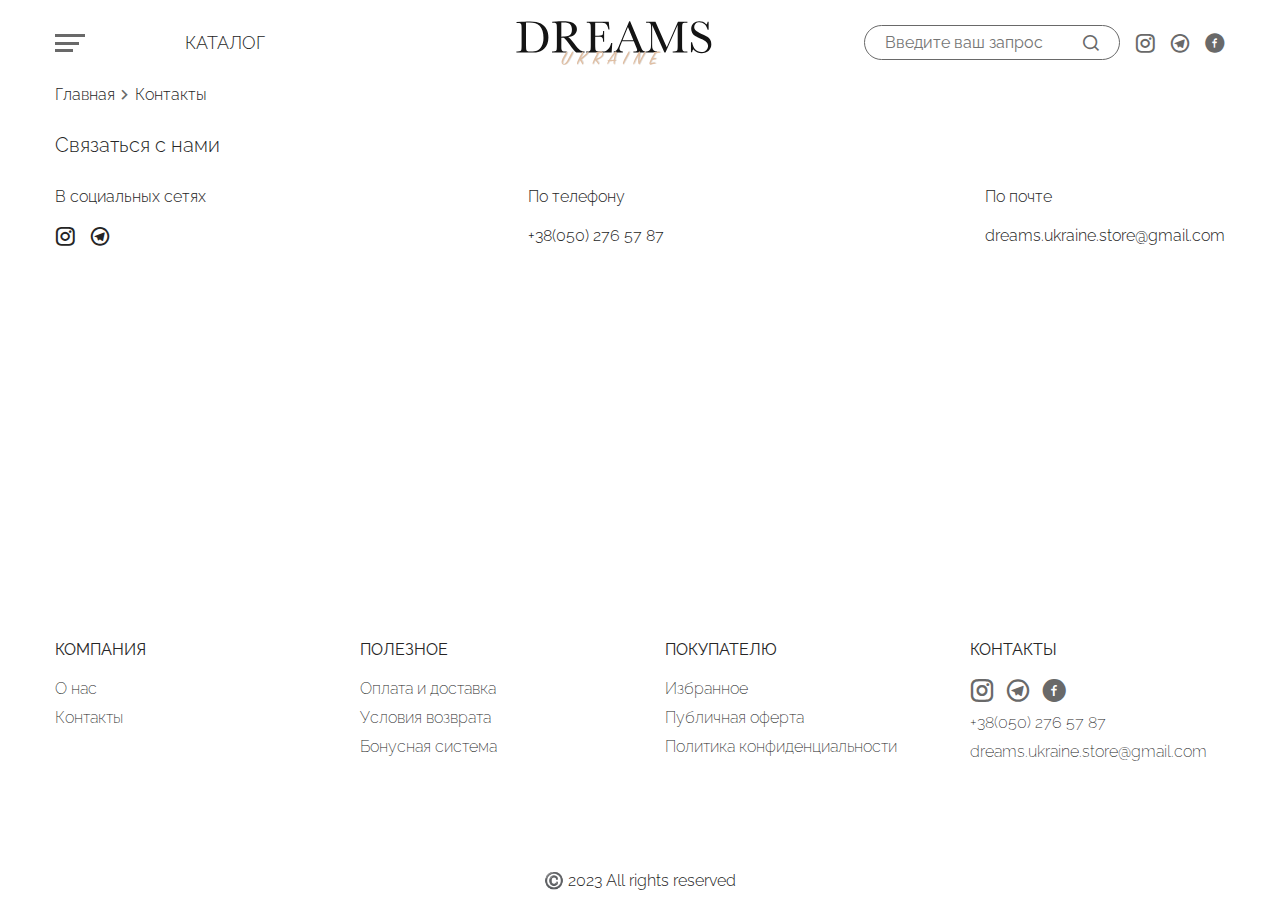
<file: contacts.html>
<!DOCTYPE html>
<html lang="en">

<head>
	<title>HomePage</title>
	<meta charset="UTF-8">
	<meta name="format-detection" content="telephone=no">
	<!-- <style>body{opacity: 0;}</style> -->
	<link rel="stylesheet" href="css/style.min.css?_v=20230221220713">
	<link rel="shortcut icon" href="favicon.ico">
	<!-- <meta name="robots" content="noindex, nofollow"> -->
	<meta name="viewport" content="width=device-width, initial-scale=1.0">
</head>

<body>
	<div class="wrapper">
		<header class="header">
			<div class="header__container">
				<div class="header__wrapper">
					<div class="header__menu menu">
						<button type="button" class="menu__icon icon-menu">
							<span></span>
						</button>
						<nav class="menu__body">
							<ul class="menu__list">
								<li class="menu__item">
									<a href="#" class="menu__link">ОПЛАТА И ДОСТАВКА</a>
								</li>
								<li class="menu__item">
									<a href="#" class="menu__link">КАК ПОДОБРАТЬ РАЗМЕР</a>
								</li>
								<li class="menu__item">
									<a href="#" class="menu__link">КОНТАКТЫ</a>
								</li>
							</ul>
						</nav>
					</div>
					<div class="header__inner">
						<nav class="menu-nav">
							<ul class="menu-nav__list">
								<li data-da=".menu__list, 991" class="menu-nav__item menu__item">
									<a href="#" class="menu-nav__link menu__link">КАТАЛОГ</a>
								</li>
							</ul>
						</nav>
						<div class="logo-wrapper">
							<a href="#" class="logo">
								<img src="img/logo.svg" alt="" />
							</a>
						</div>

						<div class="nav-bar">
							<ul class="nav-bar__list">
								<li data-da=".menu__list, 767,0" class="nav-bar__item input-item">
									<input type="text" class="search-txt" placeholder="Введите ваш запрос" />
									<a class="search__btn _icon-search"></a>
								</li>
								<li class="nav-bar__item">
									<a href="" class="nav-bar__link _icon-instagram"></a>
								</li>
								<li class="nav-bar__item">
									<a href="" class="nav-bar__link _icon-telegram"></a>
								</li>
								<li class="nav-bar__item">
									<a href="" class="nav-bar__link _icon-facebook"></a>
								</li>
							</ul>
						</div>
					</div>
				</div>
			</div>
		</header>


		<div class="breadcrumbs">
			<div class="breadcrumbs__container">
				<ul class="breadcrumbs__list">
					<li class="breadcrumbs__item">
						<a href="#" class="breadcrumbs__link">Главная</a>
						<span class="_icon-arrow"></span>
					</li>
					<li class="breadcrumbs__item">
						<a href="#" class="breadcrumbs__link">Контакты</a>
					</li>
				</ul>
			</div>
		</div>
		<main class="page">
			<section class="contacts-page">
				<div class="contacts-page__container">
					<div class="contacts-page__title">Связаться с нами</div>
					<div class="contacts-page__items">
						<div class="contacts-page__item">
							<h6 class="contacts-page__item-title">В социальных сетях</h6>
							<ul class="contacts-page__list list-contact">
								<li class="list-contact__item">
									<a href="" class="list-contact__link _icon-instagram"></a>
									<a href="" class="list-contact__link _icon-telegram"></a>
								</li>
							</ul>
						</div>
						<div class="contacts-page__item">
							<h6 class="contacts-page__item-title">По телефону</h6>
							<ul class="contacts-page__list list-contact">
								<li class="list-contact__item">
									<a href="tel:380502765787" class="list-contact__link">+38(050) 276 57 87</a>
								</li>
							</ul>
						</div>
						<div class="contacts-page__item">
							<h6 class="contacts-page__item-title">По почте</h6>
							<ul class="contacts-page__list list-contact">
								<li class="list-contact__item">
									<a href="mail:dreams.ukraine.store@gmail.com" class="list-contact__link">dreams.ukraine.store@gmail.com</a>
								</li>
							</ul>
						</div>
					</div>
				</div>
			</section>
		</main>
		<footer class="footer">
			<div class="footer__container">
				<div data-one-spoller data-spollers="768,max" class="footer__content content-footer">
					<div class="content-footer__item">
						<button type="content-footer__button" data-spoller class="spollers__title">
							КОМПАНИЯ
						</button>

						<div class="content-footer__body">
							<ul class="content-footer__list list-footer">
								<li class="list-footer__item">
									<a href="" class="list-footer__link">О нас </a>
								</li>
								<li class="list-footer__item">
									<a href="" class="list-footer__link">Контакты </a>
								</li>
							</ul>
						</div>
					</div>
					<div class="content-footer__item">
						<button type="button" data-spoller class="content-footer__title">
							ПОЛЕЗНОЕ
						</button>
						<div class="content-footer__body">
							<ul class="content-footer__list list-footer">
								<li class="list-footer__item">
									<a href="" class="list-footer__link">Оплата и доставка </a>
								</li>
								<li class="list-footer__item">
									<a href="" class="list-footer__link">Условия возврата </a>
								</li>
								<li class="list-footer__item">
									<a href="" class="list-footer__link">Бонусная система</a>
								</li>
							</ul>
						</div>
					</div>
					<div class="content-footer__item">
						<button type="button" data-spoller class="content-footer__title">
							ПОКУПАТЕЛЮ
						</button>
						<div class="content-footer__body">
							<ul class="content-footer__list list-footer">
								<li class="list-footer__item">
									<a href="" class="list-footer__link">Избранное </a>
								</li>
								<li class="list-footer__item">
									<a href="" class="list-footer__link">Публичная оферта </a>
								</li>
								<li class="list-footer__item">
									<a href="" class="list-footer__link">Политика конфиденциальности</a>
								</li>
							</ul>
						</div>
					</div>
					<div class="content-footer__item">
						<button type="button" data-spoller_spoller-active class="content-footer__title">
							КОНТАКТЫ
						</button>
						<div class="content-footer__body">
							<ul class="content-footer__list list-footer">
								<li class="list-footer__item">
									<a href="" class="list-footer__link _icon-instagram"> </a>
									<a href="" class="list-footer__link _icon-telegram"> </a>
									<a href="" class="list-footer__link _icon-facebook"> </a>
								</li>
								<li class="list-footer__item">
									<a href="tel:380502765787" class="list-footer__link">+38(050) 276 57 87
									</a>
								</li>
								<li class="list-footer__item">
									<a href="mail:dreams.ukraine.store@gmail.com" class="list-footer__link">dreams.ukraine.store@gmail.com</a>
								</li>
							</ul>
						</div>
					</div>
				</div>
				<div class="footer__bottom">©️ 2023 All rights reserved</div>
			</div>
		</footer>

	</div>
	<script src="js/app.min.js?_v=20230221220713"></script>
</body>

</html>
</file>
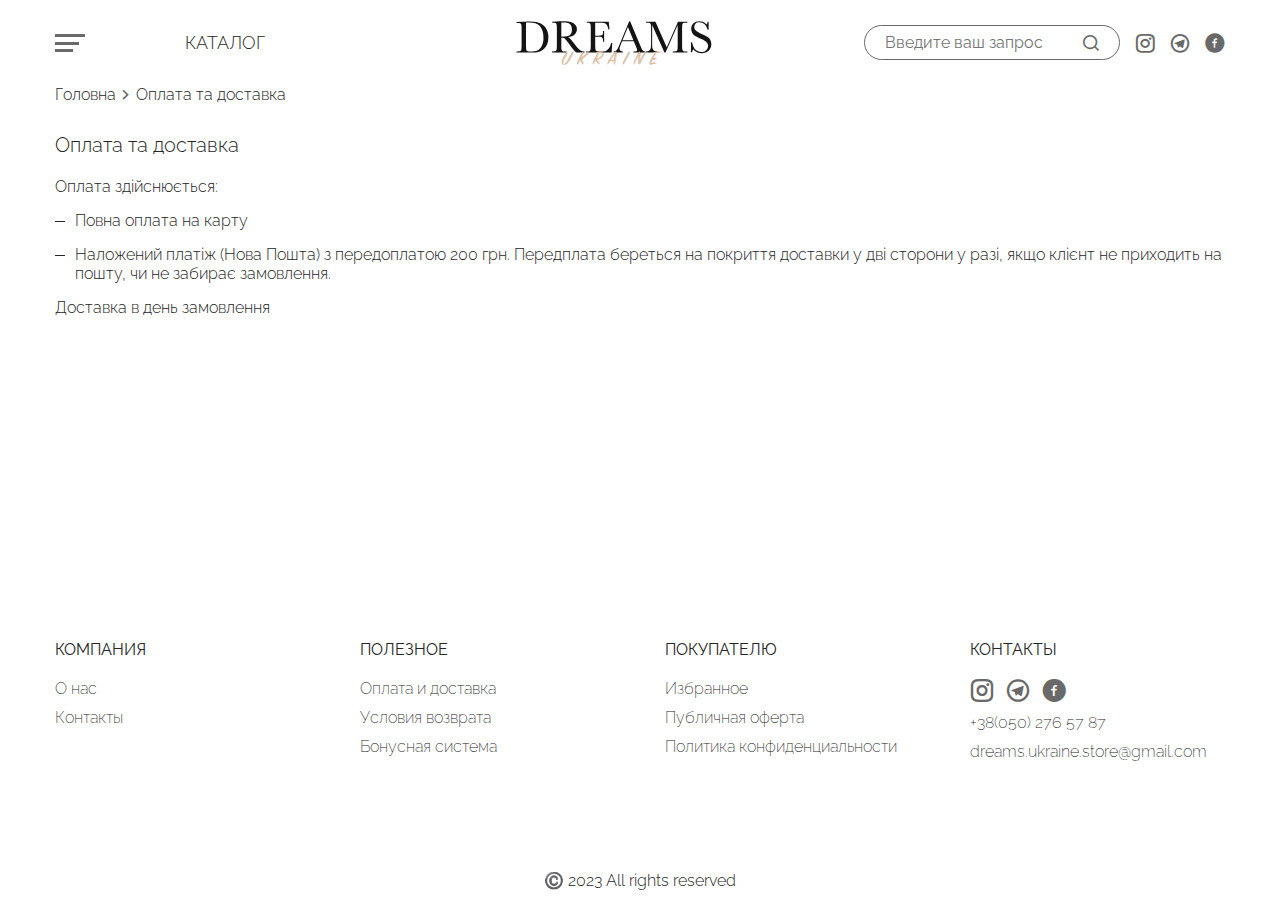
<file: delivery.html>
<!DOCTYPE html>
<html lang="en">

<head>
	<title>HomePage</title>
	<meta charset="UTF-8">
	<meta name="format-detection" content="telephone=no">
	<!-- <style>body{opacity: 0;}</style> -->
	<link rel="stylesheet" href="css/style.min.css?_v=20230221220713">
	<link rel="shortcut icon" href="favicon.ico">
	<!-- <meta name="robots" content="noindex, nofollow"> -->
	<meta name="viewport" content="width=device-width, initial-scale=1.0">
</head>

<body>
	<div class="wrapper">
		<header class="header">
			<div class="header__container">
				<div class="header__wrapper">
					<div class="header__menu menu">
						<button type="button" class="menu__icon icon-menu">
							<span></span>
						</button>
						<nav class="menu__body">
							<ul class="menu__list">
								<li class="menu__item">
									<a href="#" class="menu__link">ОПЛАТА И ДОСТАВКА</a>
								</li>
								<li class="menu__item">
									<a href="#" class="menu__link">КАК ПОДОБРАТЬ РАЗМЕР</a>
								</li>
								<li class="menu__item">
									<a href="#" class="menu__link">КОНТАКТЫ</a>
								</li>
							</ul>
						</nav>
					</div>
					<div class="header__inner">
						<nav class="menu-nav">
							<ul class="menu-nav__list">
								<li data-da=".menu__list, 991" class="menu-nav__item menu__item">
									<a href="#" class="menu-nav__link menu__link">КАТАЛОГ</a>
								</li>
							</ul>
						</nav>
						<div class="logo-wrapper">
							<a href="#" class="logo">
								<img src="img/logo.svg" alt="" />
							</a>
						</div>

						<div class="nav-bar">
							<ul class="nav-bar__list">
								<li data-da=".menu__list, 767,0" class="nav-bar__item input-item">
									<input type="text" class="search-txt" placeholder="Введите ваш запрос" />
									<a class="search__btn _icon-search"></a>
								</li>
								<li class="nav-bar__item">
									<a href="" class="nav-bar__link _icon-instagram"></a>
								</li>
								<li class="nav-bar__item">
									<a href="" class="nav-bar__link _icon-telegram"></a>
								</li>
								<li class="nav-bar__item">
									<a href="" class="nav-bar__link _icon-facebook"></a>
								</li>
							</ul>
						</div>
					</div>
				</div>
			</div>
		</header>


		<div class="breadcrumbs">
			<div class="breadcrumbs__container">
				<ul class="breadcrumbs__list">
					<li class="breadcrumbs__item">
						<a href="#" class="breadcrumbs__link">Головна</a>
						<span class="_icon-arrow"></span>
					</li>
					<li class="breadcrumbs__item">
						<a href="#" class="breadcrumbs__link">Оплата та доставка</a>
					</li>
				</ul>
			</div>
		</div>
		<main class="page">
			<section class="delivery">
				<div class="delivery__container">
					<h3 class="delivery__title">Оплата та доставка</h3>
					<p class="delivery__subtitle">Оплата здійснюється:</p>
					<ul class="delivery__list">
						<li class="delivery__item">Повна оплата на карту</li>
						<li class="delivery__item">
							Наложений платіж (Нова Пошта) з передоплатою 200 грн. Передплата
							береться на покриття доставки у дві сторони у разі, якщо клієнт
							не приходить на пошту, чи не забирає замовлення.
						</li>
					</ul>
					<p class="delivery__info">Доставка в день замовлення</p>
				</div>
			</section>
		</main>
		<footer class="footer">
			<div class="footer__container">
				<div data-one-spoller data-spollers="768,max" class="footer__content content-footer">
					<div class="content-footer__item">
						<button type="content-footer__button" data-spoller class="spollers__title">
							КОМПАНИЯ
						</button>

						<div class="content-footer__body">
							<ul class="content-footer__list list-footer">
								<li class="list-footer__item">
									<a href="" class="list-footer__link">О нас </a>
								</li>
								<li class="list-footer__item">
									<a href="" class="list-footer__link">Контакты </a>
								</li>
							</ul>
						</div>
					</div>
					<div class="content-footer__item">
						<button type="button" data-spoller class="content-footer__title">
							ПОЛЕЗНОЕ
						</button>
						<div class="content-footer__body">
							<ul class="content-footer__list list-footer">
								<li class="list-footer__item">
									<a href="" class="list-footer__link">Оплата и доставка </a>
								</li>
								<li class="list-footer__item">
									<a href="" class="list-footer__link">Условия возврата </a>
								</li>
								<li class="list-footer__item">
									<a href="" class="list-footer__link">Бонусная система</a>
								</li>
							</ul>
						</div>
					</div>
					<div class="content-footer__item">
						<button type="button" data-spoller class="content-footer__title">
							ПОКУПАТЕЛЮ
						</button>
						<div class="content-footer__body">
							<ul class="content-footer__list list-footer">
								<li class="list-footer__item">
									<a href="" class="list-footer__link">Избранное </a>
								</li>
								<li class="list-footer__item">
									<a href="" class="list-footer__link">Публичная оферта </a>
								</li>
								<li class="list-footer__item">
									<a href="" class="list-footer__link">Политика конфиденциальности</a>
								</li>
							</ul>
						</div>
					</div>
					<div class="content-footer__item">
						<button type="button" data-spoller_spoller-active class="content-footer__title">
							КОНТАКТЫ
						</button>
						<div class="content-footer__body">
							<ul class="content-footer__list list-footer">
								<li class="list-footer__item">
									<a href="" class="list-footer__link _icon-instagram"> </a>
									<a href="" class="list-footer__link _icon-telegram"> </a>
									<a href="" class="list-footer__link _icon-facebook"> </a>
								</li>
								<li class="list-footer__item">
									<a href="tel:380502765787" class="list-footer__link">+38(050) 276 57 87
									</a>
								</li>
								<li class="list-footer__item">
									<a href="mail:dreams.ukraine.store@gmail.com" class="list-footer__link">dreams.ukraine.store@gmail.com</a>
								</li>
							</ul>
						</div>
					</div>
				</div>
				<div class="footer__bottom">©️ 2023 All rights reserved</div>
			</div>
		</footer>

	</div>
	<script src="js/app.min.js?_v=20230221220713"></script>
</body>

</html>
</file>
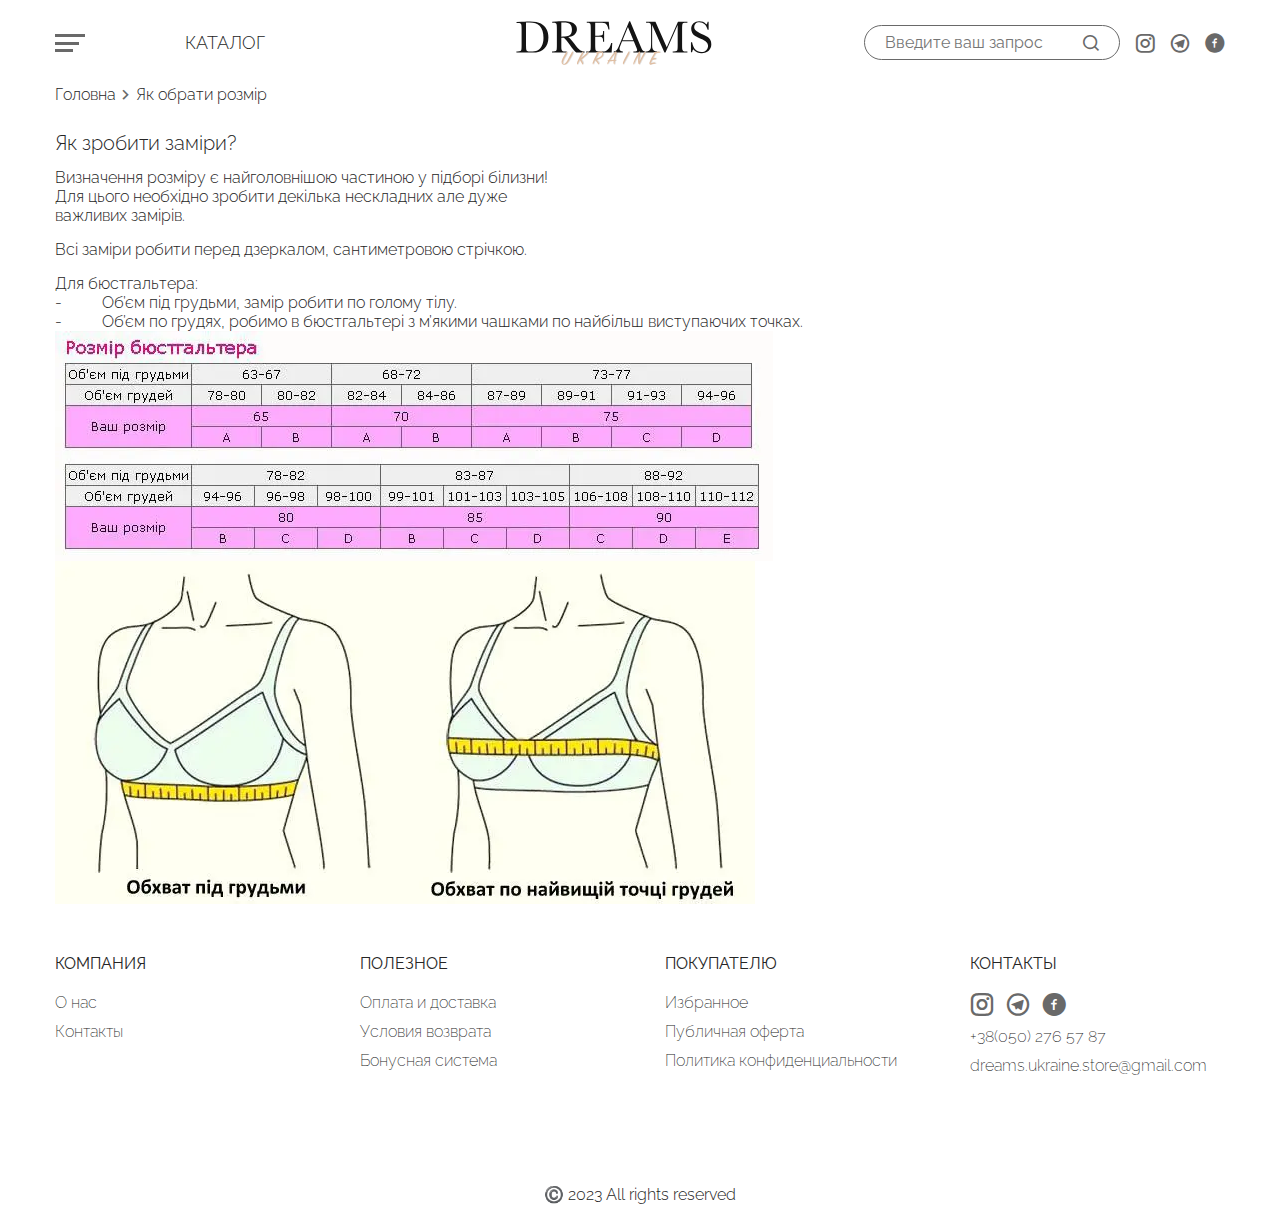
<file: size.html>
<!DOCTYPE html>
<html lang="en">

<head>
	<title>HomePage</title>
	<meta charset="UTF-8">
	<meta name="format-detection" content="telephone=no">
	<!-- <style>body{opacity: 0;}</style> -->
	<link rel="stylesheet" href="css/style.min.css?_v=20230221220713">
	<link rel="shortcut icon" href="favicon.ico">
	<!-- <meta name="robots" content="noindex, nofollow"> -->
	<meta name="viewport" content="width=device-width, initial-scale=1.0">
</head>

<body>
	<div class="wrapper">
		<header class="header">
			<div class="header__container">
				<div class="header__wrapper">
					<div class="header__menu menu">
						<button type="button" class="menu__icon icon-menu">
							<span></span>
						</button>
						<nav class="menu__body">
							<ul class="menu__list">
								<li class="menu__item">
									<a href="#" class="menu__link">ОПЛАТА И ДОСТАВКА</a>
								</li>
								<li class="menu__item">
									<a href="#" class="menu__link">КАК ПОДОБРАТЬ РАЗМЕР</a>
								</li>
								<li class="menu__item">
									<a href="#" class="menu__link">КОНТАКТЫ</a>
								</li>
							</ul>
						</nav>
					</div>
					<div class="header__inner">
						<nav class="menu-nav">
							<ul class="menu-nav__list">
								<li data-da=".menu__list, 991" class="menu-nav__item menu__item">
									<a href="#" class="menu-nav__link menu__link">КАТАЛОГ</a>
								</li>
							</ul>
						</nav>
						<div class="logo-wrapper">
							<a href="#" class="logo">
								<img src="img/logo.svg" alt="" />
							</a>
						</div>

						<div class="nav-bar">
							<ul class="nav-bar__list">
								<li data-da=".menu__list, 767,0" class="nav-bar__item input-item">
									<input type="text" class="search-txt" placeholder="Введите ваш запрос" />
									<a class="search__btn _icon-search"></a>
								</li>
								<li class="nav-bar__item">
									<a href="" class="nav-bar__link _icon-instagram"></a>
								</li>
								<li class="nav-bar__item">
									<a href="" class="nav-bar__link _icon-telegram"></a>
								</li>
								<li class="nav-bar__item">
									<a href="" class="nav-bar__link _icon-facebook"></a>
								</li>
							</ul>
						</div>
					</div>
				</div>
			</div>
		</header>


		<div class="breadcrumbs">
			<div class="breadcrumbs__container">
				<ul class="breadcrumbs__list">
					<li class="breadcrumbs__item">
						<a href="#" class="breadcrumbs__link">Головна</a>
						<span class="_icon-arrow"></span>
					</li>
					<li class="breadcrumbs__item">
						<a href="#" class="breadcrumbs__link">Як обрати розмір</a>
					</li>
				</ul>
			</div>
		</div>
		<main class="page">
			<section class="size">
				<div class="size__container">
					<h3 class="size__title">Як зробити заміри?</h3>
					<p class="size__text">
						Визначення розміру є найголовнішою частиною у підборі білизни! Для
						цього необхідно зробити декілька нескладних але дуже важливих
						замірів.
					</p>
					<p class="size__text">
						Всі заміри робити перед дзеркалом, сантиметровою стрічкою.
					</p>
					<p>
						Для бюстгальтера: <br />
						-          Об’єм під грудьми, замір робити по голому тілу. <br />
						-          Об’єм по грудях, робимо в бюстгальтері з м’якими
						чашками по найбільш виступаючих точках.
					</p>
					<picture><source srcset="img/table-size.webp" type="image/webp"><img src="img/table-size.jpg" alt="" /></picture>
					<picture><source srcset="img/size.webp" type="image/webp"><img src="img/size.jpg" alt="" /></picture>
				</div>
			</section>
		</main>
		<footer class="footer">
			<div class="footer__container">
				<div data-one-spoller data-spollers="768,max" class="footer__content content-footer">
					<div class="content-footer__item">
						<button type="content-footer__button" data-spoller class="spollers__title">
							КОМПАНИЯ
						</button>

						<div class="content-footer__body">
							<ul class="content-footer__list list-footer">
								<li class="list-footer__item">
									<a href="" class="list-footer__link">О нас </a>
								</li>
								<li class="list-footer__item">
									<a href="" class="list-footer__link">Контакты </a>
								</li>
							</ul>
						</div>
					</div>
					<div class="content-footer__item">
						<button type="button" data-spoller class="content-footer__title">
							ПОЛЕЗНОЕ
						</button>
						<div class="content-footer__body">
							<ul class="content-footer__list list-footer">
								<li class="list-footer__item">
									<a href="" class="list-footer__link">Оплата и доставка </a>
								</li>
								<li class="list-footer__item">
									<a href="" class="list-footer__link">Условия возврата </a>
								</li>
								<li class="list-footer__item">
									<a href="" class="list-footer__link">Бонусная система</a>
								</li>
							</ul>
						</div>
					</div>
					<div class="content-footer__item">
						<button type="button" data-spoller class="content-footer__title">
							ПОКУПАТЕЛЮ
						</button>
						<div class="content-footer__body">
							<ul class="content-footer__list list-footer">
								<li class="list-footer__item">
									<a href="" class="list-footer__link">Избранное </a>
								</li>
								<li class="list-footer__item">
									<a href="" class="list-footer__link">Публичная оферта </a>
								</li>
								<li class="list-footer__item">
									<a href="" class="list-footer__link">Политика конфиденциальности</a>
								</li>
							</ul>
						</div>
					</div>
					<div class="content-footer__item">
						<button type="button" data-spoller_spoller-active class="content-footer__title">
							КОНТАКТЫ
						</button>
						<div class="content-footer__body">
							<ul class="content-footer__list list-footer">
								<li class="list-footer__item">
									<a href="" class="list-footer__link _icon-instagram"> </a>
									<a href="" class="list-footer__link _icon-telegram"> </a>
									<a href="" class="list-footer__link _icon-facebook"> </a>
								</li>
								<li class="list-footer__item">
									<a href="tel:380502765787" class="list-footer__link">+38(050) 276 57 87
									</a>
								</li>
								<li class="list-footer__item">
									<a href="mail:dreams.ukraine.store@gmail.com" class="list-footer__link">dreams.ukraine.store@gmail.com</a>
								</li>
							</ul>
						</div>
					</div>
				</div>
				<div class="footer__bottom">©️ 2023 All rights reserved</div>
			</div>
		</footer>

	</div>
	<script src="js/app.min.js?_v=20230221220713"></script>
</body>

</html>
</file>
<file: css/style.min.css>
@charset "UTF-8";@import url('https://fonts.googleapis.com/css2?family=Raleway:ital,wght@0,200,300; 0,700;1,200&family=Roboto:wght@700&display=swap');@font-face{font-family:icons;font-display:swap;src:url(../fonts/icons-2.woff2) format("woff2"),url(../fonts/icons-2.woff) format("woff");font-weight:400;font-style:normal}@font-face{font-family:icons;font-display:swap;src:url(../fonts/icons.woff2) format("woff2"),url(../fonts/icons.woff) format("woff");font-weight:400;font-style:normal}[class*=_icon-]:before{font-family:icons;font-style:normal;font-weight:400;font-variant:normal;text-transform:none;line-height:1;-webkit-font-smoothing:antialiased;-moz-osx-font-smoothing:grayscale}[class*=_icon-]:before{display:block}._icon-account:before{content:"\e900"}._icon-arrow:before{content:"\e901"}._icon-bascet:before{content:"\e902"}._icon-delete:before{content:"\e903"}._icon-favorite:before{content:"\e904"}._icon-favorites-mini:before{content:"\e905"}._icon-filter:before{content:"\e906"}._icon-instagram:before{content:"\e907"}._icon-search:before{content:"\e908"}._icon-telegram:before{content:"\e909"}._icon-facebook:before{content:"\e920"}*{padding:0;margin:0;border:0}*,:after,:before{-webkit-box-sizing:border-box;box-sizing:border-box}body,html{height:100%;min-width:320px}body{color:#252525;line-height:1;font-family:Raleway,sans-serif;font-size:1rem;-ms-text-size-adjust:100%;-moz-text-size-adjust:100%;-webkit-text-size-adjust:100%;-webkit-font-smoothing:antialiased;-moz-osx-font-smoothing:grayscale}button,input,textarea{font-family:Raleway,sans-serif;font-size:inherit}button{cursor:pointer;color:inherit;background-color:transparent}a{color:inherit;text-decoration:none}ul li{list-style:none}img{vertical-align:top}h1,h2,h3,h4,h5,h6{font-weight:inherit;font-size:inherit}body{font-weight:300;line-height:1.1875rem}.lock body{-ms-touch-action:none;touch-action:none;-ms-scroll-chaining:none;overscroll-behavior:none}.wrapper{min-height:100%;display:-webkit-box;display:-ms-flexbox;display:flex;-webkit-box-orient:vertical;-webkit-box-direction:normal;-ms-flex-direction:column;flex-direction:column;overflow:hidden}@supports (overflow:clip){.wrapper{overflow:clip}}.wrapper>main{-webkit-box-flex:1;-ms-flex:1 1 auto;flex:1 1 auto}.wrapper>*{min-width:0}[class*=__container]{max-width:75rem;margin:0 auto;padding:0 .9375rem}.select{min-width:0}.select__body{position:relative}.select__title{color:inherit;text-align:left;cursor:pointer;position:relative;padding-right:17px}.select__title::after{content:"⌃";position:absolute;background-image:url(/src/img/icons/arrow.svg);color:#696969;right:0;bottom:0;-webkit-transform:rotate(180deg);-ms-transform:rotate(180deg);transform:rotate(180deg);width:10px;height:10px;font-size:18px}.select__value{min-width:0;-webkit-box-align:center;-ms-flex-align:center;align-items:center;height:1.875rem;padding:0 0;gap:.625rem}.select__value>*{-webkit-box-flex:1;-ms-flex:1 1 auto;flex:1 1 auto}.select__value:after{content:"";-ms-flex-item-align:stretch;-ms-grid-row-align:stretch;align-self:stretch;-webkit-box-flex:0;-ms-flex:0 0 10px;flex:0 0 10px;-webkit-transition:all .3s ease 0s;-o-transition:all .3s ease 0s;transition:all .3s ease 0s;display:-webkit-box;display:-ms-flexbox;display:flex;-webkit-box-pack:center;-ms-flex-pack:center;justify-content:center;-webkit-box-align:center;-ms-flex-align:center;align-items:center}._select-open .select__value:after{-webkit-transform:rotate(-180deg);-ms-transform:rotate(-180deg);transform:rotate(-180deg)}.select__value._select-pseudo-label::before{content:attr(data-pseudo-label);opacity:.5}.select__content{-webkit-box-flex:1;-ms-flex:1 1 auto;flex:1 1 auto;overflow:hidden;white-space:nowrap}.select__text{-webkit-box-flex:1;-ms-flex:1 1 auto;flex:1 1 auto;overflow:hidden;-o-text-overflow:ellipsis;text-overflow:ellipsis;white-space:nowrap}.select__input{width:100%;height:100%}.select__options{color:#696969;top:calc(100% - .0625rem);border-radius:0 0 4px 4px;min-width:100%;background-color:#fff;padding:10px 0 0 0}.select__scroll{overflow-y:auto;overflow-x:hidden;max-height:200px}.select__scroll .simplebar-scrollbar::before{opacity:1}.select__option{display:-webkit-box;display:-ms-flexbox;display:flex;-webkit-box-orient:vertical;-webkit-box-direction:normal;-ms-flex-direction:column;flex-direction:column;width:100%;max-width:-webkit-fit-content;max-width:-moz-fit-content;max-width:fit-content;text-align:left;cursor:pointer;padding:5px 0;font-size:1rem;font-weight:300}.select__option._select-selected{background-color:#eee}.select__row{display:-webkit-inline-box;display:-ms-inline-flexbox;display:inline-flex;-webkit-box-align:center;-ms-flex-align:center;align-items:center}.select._select-open{z-index:5}._select-tag{cursor:pointer}.cart-product__select{width:100%}.cart-product__select .select{min-width:0;position:relative}.cart-product__select .select__body{position:relative}.cart-product__select .select__title{color:inherit;text-align:left;color:#696969;border:1px solid #252525;background-color:#fff;cursor:pointer;width:100%;padding:.75rem}.cart-product__select .select__title::after{display:none}.cart-product__select .select__value{display:-webkit-box;display:-ms-flexbox;display:flex;min-width:0;-webkit-box-align:center;-ms-flex-align:center;align-items:center;height:1.875rem;padding:0 .9375rem;gap:.625rem}.cart-product__select .select__value>*{-webkit-box-flex:1;-ms-flex:1 1 auto;flex:1 1 auto}.cart-product__select .select__value:after{content:"";background-image:url(../../../img/icons/arrow.svg);background-repeat:no-repeat;-ms-flex-item-align:stretch;-ms-grid-row-align:stretch;align-self:stretch;position:absolute;right:10px;top:40%;height:12px;width:14px;-webkit-transition:all .3s ease 0s;-o-transition:all .3s ease 0s;transition:all .3s ease 0s}._select-open .cart-product__select .select__value:after{-webkit-transform:rotate(-180deg);-ms-transform:rotate(-180deg);transform:rotate(-180deg)}.cart-product__select .select__value._select-pseudo-label::before{content:attr(data-pseudo-label);opacity:.5}.cart-product__select .select__content{-webkit-box-flex:1;-ms-flex:1 1 auto;flex:1 1 auto;overflow:hidden;-o-text-overflow:ellipsis;text-overflow:ellipsis;white-space:nowrap}.cart-product__select .select__text{-webkit-box-flex:1;-ms-flex:1 1 auto;flex:1 1 auto;overflow:hidden;-o-text-overflow:ellipsis;text-overflow:ellipsis;white-space:nowrap}.cart-product__select .select__input{width:100%;background-color:transparent;height:100%}.cart-product__select .select__options{color:#000;position:absolute;top:calc(100% - .0625rem);min-width:100%;left:0;background-color:#fff;border:1px solid #696969;border-top:0;border-radius:0;padding:10px 0 5px 0}.cart-product__select .select__scroll{overflow-y:auto;overflow-x:hidden;max-height:200px}.cart-product__select .select__option{width:100%;text-align:left;cursor:pointer;padding:5px 15px;color:inherit}.cart-product__select .select__option._select-selected{background-color:#eee}.cart-product__select .select__row{display:-webkit-inline-box;display:-ms-inline-flexbox;display:inline-flex;-webkit-box-align:center;-ms-flex-align:center;align-items:center}.cart-product__select .select._select-open{z-index:5}.cart-product__select ._select-tag{cursor:pointer}.quantity{width:88px;height:40px;display:-webkit-box;display:-ms-flexbox;display:flex;border:1px solid rgba(166,166,166,.45)}.quantity__button{-webkit-box-flex:0;-ms-flex:0 0 30px;flex:0 0 30px;position:relative;cursor:pointer}.quantity__button::after,.quantity__button::before{content:"";position:absolute;top:50%;left:50%;-webkit-transition:all .3s ease 0s;-o-transition:all .3s ease 0s;transition:all .3s ease 0s;margin:0 0 0 -4.5px;background-color:#a6a6a6;width:9px;height:1px}.quantity__button_plus::before{-webkit-transform:rotate(-90deg);-ms-transform:rotate(-90deg);transform:rotate(-90deg)}.quantity__input{-webkit-box-flex:1;-ms-flex:1 1 auto;flex:1 1 auto}.quantity__input input{height:100%;color:#a6a6a6;font-size:12px;width:100%;text-align:center}body::after{content:"";background-color:rgba(0,0,0,.5);position:fixed;width:100%;height:100%;top:0;left:0;opacity:0;-webkit-transition:opacity .8s ease 0s;-o-transition:opacity .8s ease 0s;transition:opacity .8s ease 0s;pointer-events:none;z-index:149}.popup-show body::after{opacity:1}.popup{position:fixed;top:0;left:0;bottom:0;right:0;padding:30px 10px;-webkit-transition:visibility .8s ease 0s;-o-transition:visibility .8s ease 0s;transition:visibility .8s ease 0s;visibility:hidden;pointer-events:none}.popup_show{z-index:150;visibility:visible;overflow:auto;pointer-events:auto}.popup_show .popup__content{visibility:visible;-webkit-transform:scale(1);-ms-transform:scale(1);transform:scale(1)}.popup__wrapper{display:-webkit-box;display:-ms-flexbox;display:flex;-webkit-box-orient:vertical;-webkit-box-direction:normal;-ms-flex-direction:column;flex-direction:column;-webkit-box-align:center;-ms-flex-align:center;align-items:center;min-height:100%;-webkit-box-flex:1;-ms-flex:1 1 auto;flex:1 1 auto;width:100%;display:flex;-webkit-box-pack:center;-ms-flex-pack:center;justify-content:center;align-items:center}.popup__content{visibility:hidden;-webkit-transform:scale(0);-ms-transform:scale(0);transform:scale(0);-webkit-transition:-webkit-transform .3s ease 0s;transition:-webkit-transform .3s ease 0s;-o-transition:transform .3s ease 0s;transition:transform .3s ease 0s;transition:transform .3s ease 0s,-webkit-transform .3s ease 0s;background-color:#eee;padding:20px;width:100%;max-width:900px}.lock .popup__content{visibility:visible}.popup__text{margin-bottom:.9375rem}.popup__form{display:-webkit-box;display:-ms-flexbox;display:flex;-webkit-box-orient:vertical;-webkit-box-direction:normal;-ms-flex-direction:column;flex-direction:column}.popup__input{padding:.625rem;margin-bottom:.625rem;outline:0;width:100%}.popup-btn{color:#fff;background-color:#696969;padding:.625rem;width:100%}[class*=-ibg]{position:relative}[class*=-ibg] img{position:absolute;width:100%;height:100%;top:0;left:0;-o-object-fit:cover;object-fit:cover}[class*=-ibg_contain] img{-o-object-fit:contain;object-fit:contain}.breadcrumbs{margin-top:5.3125rem}.breadcrumbs__list{display:-webkit-box;display:-ms-flexbox;display:flex;-ms-flex-wrap:wrap;flex-wrap:wrap;gap:.3125rem}.breadcrumbs__item{display:-webkit-box;display:-ms-flexbox;display:flex;-webkit-box-align:center;-ms-flex-align:center;align-items:center;gap:.3125rem}.breadcrumbs__item span{font-size:.625rem;color:#696969}.cart{overflow:hidden;display:-webkit-box;display:-ms-flexbox;display:flex;-webkit-box-orient:vertical;-webkit-box-direction:normal;-ms-flex-direction:column;flex-direction:column;text-align:center;position:relative}.cart__favorit{position:absolute;top:0;right:0;height:40px;width:40px;background-color:#696969;z-index:1;display:-webkit-box;display:-ms-flexbox;display:flex;-webkit-box-align:center;-ms-flex-align:center;align-items:center;-webkit-box-pack:center;-ms-flex-pack:center;justify-content:center;border-radius:0 0 0 1.25rem;color:#fff}.cart__image-ibg{overflow:hidden;-o-object-fit:bottom;object-fit:bottom;padding-bottom:116.1290322581%;margin-bottom:.9375rem}.cart__image-ibg img{-o-object-position:top;object-position:top}.cart__title{margin-bottom:.3125rem;display:-webkit-box;display:-ms-flexbox;display:flex;-webkit-box-pack:center;-ms-flex-pack:center;justify-content:center;gap:.625rem}.cart__title span{color:#696969}.cart__price{font-weight:700;margin-bottom:.3125rem}.cart__list{display:-webkit-box;display:-ms-flexbox;display:flex;-webkit-box-pack:center;-ms-flex-pack:center;justify-content:center;gap:.3125rem;color:rgba(37,37,37,.5)}.cart-checkbox{background-color:rgba(255,255,255,.2);position:absolute;top:0;right:0;z-index:1;width:40px;height:40px;border-radius:0 0 0 20px;display:-webkit-box;display:-ms-flexbox;display:flex;-webkit-box-align:center;-ms-flex-align:center;align-items:center;-webkit-box-pack:center;-ms-flex-pack:center;justify-content:center}.cart-checkbox__input{visibility:hidden}.cart-checkbox__input:checked+span svg path{fill:red}.cart-checkbox__text{-webkit-transform:translate(-30%,10%);-ms-transform:translate(-30%,10%);transform:translate(-30%,10%)}.cart-checkbox__text svg{width:16px}.cart-checkbox__text svg path{fill:#fff}.btn-bascet{background-color:#696969;color:#fff}.btn-favorite{border:1px solid #696969;display:-webkit-box;display:-ms-flexbox;display:flex;-webkit-box-align:center;-ms-flex-align:center;align-items:center;-webkit-box-pack:center;-ms-flex-pack:center;justify-content:center;gap:.625rem}.size__title{font-size:1.25rem;margin-bottom:.9375rem}.size__text{margin-bottom:.9375rem;max-width:31.25rem}.size img{max-width:100%}.icon-menu{display:block;position:relative;width:1.875rem;height:1.125rem;z-index:10}.icon-menu span,.icon-menu::after,.icon-menu::before{content:"";-webkit-transition:all .3s ease 0s;-o-transition:all .3s ease 0s;transition:all .3s ease 0s;left:0;position:absolute;height:.1875rem;background-color:#696969}.icon-menu span{width:80%}.icon-menu::before{width:100%}.icon-menu::after{width:60%}.icon-menu::before{top:0}.icon-menu::after{bottom:0}.icon-menu span{top:calc(50% - .0625rem)}.menu-open .icon-menu span{width:0}.menu-open .icon-menu::after,.menu-open .icon-menu::before{width:100%}.menu-open .icon-menu::before{top:calc(50% - .0625rem);-webkit-transform:rotate(-45deg);-ms-transform:rotate(-45deg);transform:rotate(-45deg)}.menu-open .icon-menu::after{bottom:calc(50% - .0625rem);-webkit-transform:rotate(45deg);-ms-transform:rotate(45deg);transform:rotate(45deg)}.logo-wrapper{margin-left:auto;margin-right:-6.25rem}.logo img{width:12.5rem}.header{position:fixed;width:100%;top:0;left:0;z-index:100}.header::after{content:"";position:absolute;background-color:#fff;width:100%;height:5.3125rem;left:0;right:0;top:0}.header__wrapper{display:-webkit-box;display:-ms-flexbox;display:flex;-webkit-box-align:center;-ms-flex-align:center;align-items:center;height:5.3125rem}.header__inner{width:100%;display:-webkit-box;display:-ms-flexbox;display:flex;-webkit-box-align:center;-ms-flex-align:center;align-items:center;z-index:3}.menu__body{position:fixed;top:0;left:-100%;width:100%;height:5.3125rem;overflow:auto;-webkit-transition:left .3s ease 0s;-o-transition:left .3s ease 0s;transition:left .3s ease 0s;background-color:#fff;display:-webkit-box;display:-ms-flexbox;display:flex;-webkit-box-align:center;-ms-flex-align:center;align-items:center;z-index:5}.menu-open .menu__body{left:0}.menu__list{padding-left:18.75rem;display:-webkit-box;display:-ms-flexbox;display:flex;gap:1.5625rem}.menu__link{font-size:1.125rem;line-height:1.3125rem;position:relative}.menu__link::before{content:"";position:absolute;height:1px;width:100%;background-color:#696969;bottom:0;left:0;-webkit-transform:scale(0);-ms-transform:scale(0);transform:scale(0);-webkit-transition:-webkit-transform .3s ease 0s;transition:-webkit-transform .3s ease 0s;-o-transition:transform .3s ease 0s;transition:transform .3s ease 0s;transition:transform .3s ease 0s,-webkit-transform .3s ease 0s}.menu__link:hover::before{-webkit-transform:scale(1);-ms-transform:scale(1);transform:scale(1)}.menu__link-active{color:#696969}.menu-nav__list{display:-webkit-box;display:-ms-flexbox;display:flex;-webkit-box-align:center;-ms-flex-align:center;align-items:center;row-gap:.625rem;-ms-flex-wrap:wrap;flex-wrap:wrap}.nav-bar{margin-left:auto}.nav-bar__list{display:-webkit-box;display:-ms-flexbox;display:flex;-webkit-box-align:center;-ms-flex-align:center;align-items:center}.nav-bar__item{display:-webkit-box;display:-ms-flexbox;display:flex;-webkit-box-align:center;-ms-flex-align:center;align-items:center}.nav-bar__item ._icon-facebook,.nav-bar__item ._icon-instagram,.nav-bar__item ._icon-telegram{font-size:1.25rem}.nav-bar__link{color:#696969;-webkit-transition:color .3s ease 0s;-o-transition:color .3s ease 0s;transition:color .3s ease 0s}.search__btn{float:right;color:#696969;-webkit-transition:color .3s ease 0s;-o-transition:color .3s ease 0s;transition:color .3s ease 0s}.search-txt{background-color:transparent;float:left;outline:0;-webkit-transition:all .3s ease 0s;-o-transition:all .3s ease 0s;transition:all .3s ease 0s}.input-item{padding:.4375rem 1.25rem;border-radius:1.25rem;border-bottom:1px solid #696969;border:1px solid #696969}.footer__container{display:-webkit-box;display:-ms-flexbox;display:flex;-webkit-box-orient:vertical;-webkit-box-direction:normal;-ms-flex-direction:column;flex-direction:column}.footer ._icon-facebook,.footer ._icon-instagram,.footer ._icon-telegram{font-size:1.5rem;color:#696969}.footer__bottom{text-align:center;padding:.625rem}.content-footer{padding:3.125rem 0;display:-ms-grid;display:grid;-ms-grid-columns:(1fr)[4];grid-template-columns:repeat(4,1fr)}.content-footer__button{font-size:1.25rem;line-height:1.4375rem;padding-bottom:1.5625rem;position:relative}.content-footer__body{margin-top:1.25rem}.list-footer__item{display:-webkit-box;display:-ms-flexbox;display:flex;gap:.75rem}.list-footer__item:not(:last-child){margin-bottom:.625rem}.list-footer__link{font-weight:200;-webkit-transition:color .3s ease 0s;-o-transition:color .3s ease 0s;transition:color .3s ease 0s}.top{height:100vh;display:-webkit-box;display:-ms-flexbox;display:flex;-webkit-box-pack:center;-ms-flex-pack:center;justify-content:center;-webkit-box-align:center;-ms-flex-align:center;align-items:center;background-repeat:no-repeat;background-size:cover;background-position:bottom}.top__collection{padding:1.25rem 2.5rem;background-color:rgba(255,255,255,.5);display:-webkit-box;display:-ms-flexbox;display:flex;-webkit-box-orient:vertical;-webkit-box-direction:normal;-ms-flex-direction:column;flex-direction:column;-webkit-box-align:center;-ms-flex-align:center;align-items:center;-webkit-transition:background-color .3s ease 0s;-o-transition:background-color .3s ease 0s;transition:background-color .3s ease 0s}.top__collection:hover{background-color:rgba(255,255,255,.9)}.top__collection span{width:7.5rem;height:.0625rem;background-color:#252525}.top__title{font-weight:400;font-size:2.875rem;line-height:3.375rem;opacity:.85;padding:1.25rem 0}.top__link{display:-webkit-box;display:-ms-flexbox;display:flex;-webkit-box-orient:horizontal;-webkit-box-direction:reverse;-ms-flex-direction:row-reverse;flex-direction:row-reverse;-webkit-box-align:center;-ms-flex-align:center;align-items:center;text-transform:uppercase;gap:.0625rem;padding:1.25rem 0}.category__container{padding-top:6.25rem;padding-bottom:3.125rem}.category__title{font-size:2.25rem;line-height:2.625rem;margin-bottom:3.125rem}.category__slider{position:relative}.category-slide__block{display:-webkit-box;display:-ms-flexbox;display:flex;-webkit-box-orient:vertical;-webkit-box-direction:normal;-ms-flex-direction:column;flex-direction:column;position:relative;overflow:hidden}.category-slide__image-ibg{overflow:hidden;-o-object-fit:bottom;object-fit:bottom;padding-bottom:164.8351648352%;opacity:.8;-webkit-transition:opacity .3s ease 0s;-o-transition:opacity .3s ease 0s;transition:opacity .3s ease 0s}.category-slide__image-ibg img{-o-object-position:top;object-position:top}.category-slide__name-link{position:absolute;bottom:0;left:0;width:100%;text-align:center;height:2.5rem;display:-webkit-box;display:-ms-flexbox;display:flex;-webkit-box-align:center;-ms-flex-align:center;align-items:center;-webkit-box-pack:center;-ms-flex-pack:center;justify-content:center;background-color:rgba(105,105,105,.5);color:#fff;-webkit-transition:background-color .3s ease 0s;-o-transition:background-color .3s ease 0s;transition:background-color .3s ease 0s}.category__slider-button{position:absolute;-webkit-transform:translateY(-50%);-ms-transform:translateY(-50%);transform:translateY(-50%);height:40px;width:40px;display:-webkit-box;display:-ms-flexbox;display:flex;-webkit-box-align:center;-ms-flex-align:center;align-items:center;-webkit-box-pack:center;-ms-flex-pack:center;justify-content:center;color:#fff;font-size:1.5625rem;background-color:rgba(105,105,105,.5);-webkit-transition:background-color .3s ease 0s;-o-transition:background-color .3s ease 0s;transition:background-color .3s ease 0s}.category__slider-button.swiper-button-disabled{display:none}.category__slider-button-prev{top:50%;left:20px}.category__slider-button-prev._icon-arrow{-webkit-transform:rotateY(180deg) translateY(-50%);transform:rotateY(180deg) translateY(-50%)}.category__slider-button-next{top:50%;right:20px}.form-news__container{display:-webkit-box;display:-ms-flexbox;display:flex;-webkit-box-orient:vertical;-webkit-box-direction:normal;-ms-flex-direction:column;flex-direction:column;-webkit-box-align:center;-ms-flex-align:center;align-items:center}.form-news__title{font-size:2.25rem;line-height:2.875rem}.form-news__text{max-width:37.5rem;text-align:center}.news-form{display:-webkit-box;display:-ms-flexbox;display:flex;-webkit-box-orient:vertical;-webkit-box-direction:normal;-ms-flex-direction:column;flex-direction:column;-webkit-box-align:center;-ms-flex-align:center;align-items:center;max-width:37.5rem;margin-bottom:.9375rem;width:100%}.news-form__input{padding:.9375rem;border:1px solid #252525;width:100%;text-align:center;outline:0;margin-bottom:1.25rem}.news-form__input::-webkit-input-placeholder{color:rgba(37,37,37,.5)}.news-form__input::-moz-placeholder{color:rgba(37,37,37,.5)}.news-form__input:-ms-input-placeholder{color:rgba(37,37,37,.5)}.news-form__input::-ms-input-placeholder{color:rgba(37,37,37,.5)}.news-form__input::placeholder{color:rgba(37,37,37,.5)}.news-form__btn{padding:.9375rem;background-color:#696969;width:100%;color:#fff}.catalog__container{display:-webkit-box;display:-ms-flexbox;display:flex;gap:1.875rem}.catalog__main{width:100%}.catalog__inner{min-width:100%}.nav-catalog{display:-webkit-box;display:-ms-flexbox;display:flex;-webkit-box-orient:vertical;-webkit-box-direction:normal;-ms-flex-direction:column;flex-direction:column;max-width:9.375rem}.nav-catalog__title{font-size:1.25rem;line-height:1.4375rem;margin-bottom:1.875rem}.nav-catalog__item{margin-bottom:1.25rem}.nav-catalog__link{text-align:left;color:#696969;position:relative}.nav-catalog__link::after{content:"";position:absolute;height:1px;width:100%;background-color:#696969;bottom:0;left:0;-webkit-transform-origin:left;-ms-transform-origin:left;transform-origin:left;scale:0;-webkit-transition:scale .3s ease 0s;-o-transition:scale .3s ease 0s;transition:scale .3s ease 0s}.filters-catalog{margin-bottom:1.875rem}.filters-catalog__spollers{display:-webkit-box;display:-ms-flexbox;display:flex}.filters-catalog__title{display:-webkit-box;display:-ms-flexbox;display:flex;-webkit-box-align:center;-ms-flex-align:center;align-items:center;gap:.3125rem}.filters-catalog__title span{color:#696969;-webkit-transform:rotate(90deg) translateX(2px);-ms-transform:rotate(90deg) translateX(2px);transform:rotate(90deg) translateX(2px);font-size:.625rem}.filters-catalog__body{padding:.625rem 0}.filters-catalog__body-list{display:-webkit-box;display:-ms-flexbox;display:flex;background-color:#fff;width:100%;-webkit-box-orient:vertical;-webkit-box-direction:normal;-ms-flex-direction:column;flex-direction:column;-webkit-box-align:start;-ms-flex-align:start;align-items:flex-start;gap:.3125rem}.galery-catalog{width:100%;display:-ms-grid;display:grid;-ms-grid-columns:(1fr)[3];grid-template-columns:repeat(3,1fr);-webkit-column-gap:.9375rem;-moz-column-gap:.9375rem;column-gap:.9375rem;row-gap:1.875rem}.spollers-main{display:none;width:100%;text-align:center;margin:.9375rem 0}.spollers-main__title{background-color:#696969;width:100%;padding:.625rem;color:#fff;display:-webkit-box;display:-ms-flexbox;display:flex;-webkit-box-pack:center;-ms-flex-pack:center;justify-content:center;-webkit-box-align:center;-ms-flex-align:center;align-items:center;gap:.3125rem}.spollers-main__title span{font-size:.75rem;-webkit-transform:rotate(90deg) translateX(15%);-ms-transform:rotate(90deg) translateX(15%);transform:rotate(90deg) translateX(15%)}.spollers-main__body{padding:.625rem}.custom-checkbox__input{visibility:hidden}.custom-checkbox__input:checked+span{color:#252525}.custom-checkbox__input:checked+span::before{color:#252525}.custom-checkbox__input:checked+span::after{content:"✓";color:#252525}.custom-checkbox__text{margin-left:-14px;position:relative;color:#696969;padding-left:14px}.custom-checkbox__text::before{content:"";position:absolute;left:0;top:50%;-webkit-transform:translateY(-50%);-ms-transform:translateY(-50%);transform:translateY(-50%);width:11px;height:11px;border:1px solid #696969}.custom-checkbox__text::after{position:absolute;left:0;top:50%;-webkit-transform:translateY(-50%);-ms-transform:translateY(-50%);transform:translateY(-50%)}.filters-mobile__title{padding:0 .3125rem;display:-webkit-box;display:-ms-flexbox;display:flex;max-width:200px;margin-right:auto;-webkit-box-orient:horizontal;-webkit-box-direction:reverse;-ms-flex-direction:row-reverse;flex-direction:row-reverse}.product__container{display:-webkit-box;display:-ms-flexbox;display:flex;row-gap:1.875rem;margin-bottom:4.375rem}.product__image{width:28.125rem}.product__image-ibg{overflow:hidden;-o-object-fit:bottom;object-fit:bottom;padding-bottom:122.2222222222%;margin-bottom:.9375rem}.product__image-ibg img{-o-object-position:top;object-position:top}.cart-product{max-width:33.125rem;display:-webkit-box;display:-ms-flexbox;display:flex;-webkit-box-orient:vertical;-webkit-box-direction:normal;-ms-flex-direction:column;flex-direction:column;-webkit-box-flex:1;-ms-flex:1 1 auto;flex:1 1 auto}.cart-product__title{margin-bottom:1.25rem;font-size:1.25rem}.cart-product__price{font-weight:700;margin-bottom:1.25rem}.cart-product__form{display:-webkit-box;display:-ms-flexbox;display:flex;-ms-flex-wrap:wrap;flex-wrap:wrap;margin-bottom:1.25rem}.cart-product__desc-title{margin-bottom:1.25rem}.cart-product__box{width:100%;display:-webkit-box;display:-ms-flexbox;display:flex}.cart-product__btn{width:100%;padding:1rem;font-size:1rem}.spollers-product__item{border-bottom:1px solid #696969;padding-bottom:.625rem;margin-bottom:.625rem}.spollers-product__title{margin-bottom:.9375rem}.recommendation__container{margin-bottom:4.375rem}.recommendation__title{font-size:1.25rem;margin-bottom:1.25rem}.recommendation__items{display:-ms-grid;display:grid;-ms-grid-columns:(1fr)[4];grid-template-columns:repeat(4,1fr);gap:.9375rem;min-width:100%}.contacts-page__title{font-size:1.25rem;line-height:1.4375rem;margin-bottom:1.875rem}.contacts-page__items{display:-webkit-box;display:-ms-flexbox;display:flex;-webkit-box-align:start;-ms-flex-align:start;align-items:flex-start;-webkit-box-pack:justify;-ms-flex-pack:justify;justify-content:space-between;gap:1.25rem;row-gap:2.5rem;-ms-flex-wrap:wrap;flex-wrap:wrap}.contacts-page__item-title{margin-bottom:1.25rem}.list-contact__item{display:-webkit-box;display:-ms-flexbox;display:flex;gap:.9375rem}.list-contact__item:not(:last-child){margin-bottom:1.25rem}.list-contact__item ._icon-instagram,.list-contact__item ._icon-telegram{font-size:1.25rem}.delivery__title{font-size:1.25rem;line-height:1.4375rem;margin-bottom:1.25rem}.delivery__subtitle{margin-bottom:.9375rem}.delivery__list{margin-bottom:.9375rem}.delivery__item{padding-left:1.25rem;position:relative}.delivery__item::before{content:"";position:absolute;left:0;top:10px;width:10px;height:1px;background-color:#252525}.delivery__item:not(:last-child){margin-bottom:.9375rem}.swiper{overflow:hidden}.swiper-wrapper{width:100%;height:100%;-webkit-box-sizing:content-box;box-sizing:content-box;display:-webkit-box;display:-ms-flexbox;display:flex;position:relative}.swiper-vertical .swiper-wrapper{-webkit-box-orient:vertical;-webkit-box-direction:normal;-ms-flex-direction:column;flex-direction:column}.swiper-autoheight .swiper-wrapper{-webkit-box-align:start;-ms-flex-align:start;align-items:flex-start}.swiper-initialized .swiper-slide{-ms-flex-negative:0;flex-shrink:0}.swiper-android .swiper-slide,.swiper-android .swiper-wrapper{-webkit-transform:translate3d(0,0,0);transform:translate3d(0,0,0)}.swiper-button-lock{display:none!important}@media (min-width:75em){.breadcrumbs{margin-bottom:1.875rem}.header__inner{gap:7.8125rem}.header__inner{margin-left:6.25rem}.menu-nav__list{-webkit-column-gap:.9375rem;-moz-column-gap:.9375rem;column-gap:.9375rem}.nav-bar__list{-webkit-column-gap:.9375rem;-moz-column-gap:.9375rem;column-gap:.9375rem}.content-footer{gap:3.125rem}.content-footer{margin-bottom:3.125rem}.form-news{margin-bottom:3.125rem}.form-news__title{margin-bottom:3.125rem}.filters-catalog__spollers{gap:1.875rem}.product__container{-webkit-column-gap:3.125rem;-moz-column-gap:3.125rem;column-gap:3.125rem}.cart-product__form{gap:1.875rem}.cart-product__box{gap:1.875rem}}@media (max-width:20em){.breadcrumbs{margin-bottom:.9375rem}.header__inner{gap:.0000000625rem}.header__inner{margin-left:1.25rem}.menu-nav__list{-webkit-column-gap:.625rem;-moz-column-gap:.625rem;column-gap:.625rem}.nav-bar__list{-webkit-column-gap:.625rem;-moz-column-gap:.625rem;column-gap:.625rem}.content-footer{gap:1.25rem}.content-footer{margin-bottom:1.25rem}.form-news{margin-bottom:.9375rem}.form-news__title{margin-bottom:.9375rem}.filters-catalog__spollers{gap:.625rem}.product__container{-webkit-column-gap:1.25rem;-moz-column-gap:1.25rem;column-gap:1.25rem}.cart-product__form{gap:.9375rem}.cart-product__box{gap:.9375rem}}@media (max-width:61.99875em){.logo-wrapper{margin-left:1.25rem;margin-right:0}.logo img{margin-right:auto;width:9.375rem}.header__inner{z-index:10}.menu__body{-webkit-box-orient:vertical;-webkit-box-direction:normal;-ms-flex-direction:column;flex-direction:column;height:100%;gap:2.5rem;-webkit-box-align:center;-ms-flex-align:center;align-items:center;-webkit-box-pack:start;-ms-flex-pack:start;justify-content:start;padding-top:5.3125rem;width:100%}.menu__list{-webkit-box-orient:vertical;-webkit-box-direction:normal;-ms-flex-direction:column;flex-direction:column;gap:2.5rem;-webkit-box-align:center;-ms-flex-align:center;align-items:center;padding-left:0;width:100%}.menu__item{text-align:center;width:100%;border-bottom:1px solid #696969}}@media (max-width:61.99875em) and (max-width:20em){.header__inner{margin-left:.3125rem}}@media (max-width:47.99875em){.select__option{-webkit-box-align:center;-ms-flex-align:center;align-items:center}.cart-product__select .select__value{height:1rem}.cart-product__select .select__value:after{top:30%}.breadcrumbs{margin-top:3.75rem}.header::after{height:3.75rem}.header__wrapper{height:3.75rem}.header__wrapper::after{height:3.75rem}.search-txt{width:12.5rem}.input-item{padding:.625rem 1.25rem;border-radius:1.25rem;border-bottom:1px solid #696969;border:1px solid #252525}.content-footer{-ms-grid-columns:(1fr)[1];grid-template-columns:repeat(1,1fr);text-align:center}.content-footer__item{padding-bottom:.625rem}.content-footer__item:not(:last-child){border-bottom:.0625rem solid rgba(37,37,37,.3)}.list-footer{display:-webkit-box;display:-ms-flexbox;display:flex;-webkit-box-orient:vertical;-webkit-box-direction:normal;-ms-flex-direction:column;flex-direction:column;-webkit-box-align:center;-ms-flex-align:center;align-items:center}.top__collection span{width:3.75rem}.top__collection{padding:.625rem 1.25rem}.top__title{font-size:1.875rem;line-height:2.5rem;padding:.625rem 0}.top__link{font-size:.875rem;line-height:1.5rem;padding:.625rem 0}.category__container{padding-top:1.25rem;padding-bottom:1.25rem}.category__title{margin-bottom:1.25rem}.form-news__title{font-size:1.5rem;line-height:1.75rem}.nav-catalog{display:none}.filters-catalog__spollers{-webkit-box-orient:vertical;-webkit-box-direction:normal;-ms-flex-direction:column;flex-direction:column;-webkit-box-align:center;-ms-flex-align:center;align-items:center}.galery-catalog{-ms-grid-columns:(1fr)[2];grid-template-columns:repeat(2,1fr)}.spollers-main{display:-webkit-box;display:-ms-flexbox;display:flex;-webkit-box-orient:vertical;-webkit-box-direction:normal;-ms-flex-direction:column;flex-direction:column;gap:1.25rem}.product__container{-webkit-box-orient:vertical;-webkit-box-direction:normal;-ms-flex-direction:column;flex-direction:column;-webkit-box-align:center;-ms-flex-align:center;align-items:center;margin-bottom:3.75rem}.cart-product{max-width:100%;min-width:100%}.cart-product__title{margin-bottom:.9375rem;font-size:1.125rem}.cart-product__price{margin-bottom:.9375rem;font-size:.875rem}.cart-product__form{margin-bottom:.9375rem;font-size:.875rem}.cart-product__btn{max-width:none;padding:.75rem .125rem;font-size:.875rem}.recommendation__container{margin-bottom:2.5rem}.recommendation__items{-ms-grid-columns:(1fr)[2];grid-template-columns:repeat(2,1fr);gap:.3125rem}}@media (min-width:20em) and (max-width:75em){@supports (margin-bottom:clamp(0.9375rem ,0.5965909091rem + 1.7045454545vw ,1.875rem)){.breadcrumbs{margin-bottom:clamp(.9375rem ,.5965909091rem + 1.7045454545vw ,1.875rem)}}@supports not (margin-bottom:clamp(0.9375rem ,0.5965909091rem + 1.7045454545vw ,1.875rem)){.breadcrumbs{margin-bottom:calc(.9375rem + .9375 * (100vw - 20rem)/ 55)}}@supports (gap:clamp(0.0000000625rem ,-2.8409090057rem + 14.2045453409vw ,7.8125rem)){.header__inner{gap:clamp(.0000000625rem ,-2.8409090057rem + 14.2045453409vw ,7.8125rem)}}@supports not (gap:clamp(0.0000000625rem ,-2.8409090057rem + 14.2045453409vw ,7.8125rem)){.header__inner{gap:calc(.0000000625rem + 7.8124999375 * (100vw - 20rem)/ 55)}}@supports (margin-left:clamp(1.25rem ,-0.5681818182rem + 9.0909090909vw ,6.25rem)){.header__inner{margin-left:clamp(1.25rem ,-.5681818182rem + 9.0909090909vw ,6.25rem)}}@supports not (margin-left:clamp(1.25rem ,-0.5681818182rem + 9.0909090909vw ,6.25rem)){.header__inner{margin-left:calc(1.25rem + 5 * (100vw - 20rem)/ 55)}}@supports ((-moz-column-gap:clamp(0.625rem ,0.5113636364rem + 0.5681818182vw ,0.9375rem)) or (column-gap:clamp(0.625rem ,0.5113636364rem + 0.5681818182vw ,0.9375rem))){.menu-nav__list{-webkit-column-gap:clamp(.625rem ,.5113636364rem + .5681818182vw ,.9375rem);-moz-column-gap:clamp(.625rem ,.5113636364rem + .5681818182vw ,.9375rem);column-gap:clamp(.625rem ,.5113636364rem + .5681818182vw ,.9375rem)}}@supports not ((-moz-column-gap:clamp(0.625rem ,0.5113636364rem + 0.5681818182vw ,0.9375rem)) or (column-gap:clamp(0.625rem ,0.5113636364rem + 0.5681818182vw ,0.9375rem))){.menu-nav__list{-webkit-column-gap:calc(.625rem + .3125 * (100vw - 20rem)/ 55);-moz-column-gap:calc(.625rem + .3125 * (100vw - 20rem)/ 55);column-gap:calc(.625rem + .3125 * (100vw - 20rem)/ 55)}}@supports ((-moz-column-gap:clamp(0.625rem ,0.5113636364rem + 0.5681818182vw ,0.9375rem)) or (column-gap:clamp(0.625rem ,0.5113636364rem + 0.5681818182vw ,0.9375rem))){.nav-bar__list{-webkit-column-gap:clamp(.625rem ,.5113636364rem + .5681818182vw ,.9375rem);-moz-column-gap:clamp(.625rem ,.5113636364rem + .5681818182vw ,.9375rem);column-gap:clamp(.625rem ,.5113636364rem + .5681818182vw ,.9375rem)}}@supports not ((-moz-column-gap:clamp(0.625rem ,0.5113636364rem + 0.5681818182vw ,0.9375rem)) or (column-gap:clamp(0.625rem ,0.5113636364rem + 0.5681818182vw ,0.9375rem))){.nav-bar__list{-webkit-column-gap:calc(.625rem + .3125 * (100vw - 20rem)/ 55);-moz-column-gap:calc(.625rem + .3125 * (100vw - 20rem)/ 55);column-gap:calc(.625rem + .3125 * (100vw - 20rem)/ 55)}}@supports (gap:clamp(1.25rem ,0.5681818182rem + 3.4090909091vw ,3.125rem)){.content-footer{gap:clamp(1.25rem ,.5681818182rem + 3.4090909091vw ,3.125rem)}}@supports not (gap:clamp(1.25rem ,0.5681818182rem + 3.4090909091vw ,3.125rem)){.content-footer{gap:calc(1.25rem + 1.875 * (100vw - 20rem)/ 55)}}@supports (margin-bottom:clamp(1.25rem ,0.5681818182rem + 3.4090909091vw ,3.125rem)){.content-footer{margin-bottom:clamp(1.25rem ,.5681818182rem + 3.4090909091vw ,3.125rem)}}@supports not (margin-bottom:clamp(1.25rem ,0.5681818182rem + 3.4090909091vw ,3.125rem)){.content-footer{margin-bottom:calc(1.25rem + 1.875 * (100vw - 20rem)/ 55)}}@supports (margin-bottom:clamp(0.9375rem ,0.1420454545rem + 3.9772727273vw ,3.125rem)){.form-news{margin-bottom:clamp(.9375rem ,.1420454545rem + 3.9772727273vw ,3.125rem)}}@supports not (margin-bottom:clamp(0.9375rem ,0.1420454545rem + 3.9772727273vw ,3.125rem)){.form-news{margin-bottom:calc(.9375rem + 2.1875 * (100vw - 20rem)/ 55)}}@supports (margin-bottom:clamp(0.9375rem ,0.1420454545rem + 3.9772727273vw ,3.125rem)){.form-news__title{margin-bottom:clamp(.9375rem ,.1420454545rem + 3.9772727273vw ,3.125rem)}}@supports not (margin-bottom:clamp(0.9375rem ,0.1420454545rem + 3.9772727273vw ,3.125rem)){.form-news__title{margin-bottom:calc(.9375rem + 2.1875 * (100vw - 20rem)/ 55)}}@supports (gap:clamp(0.625rem ,0.1704545455rem + 2.2727272727vw ,1.875rem)){.filters-catalog__spollers{gap:clamp(.625rem ,.1704545455rem + 2.2727272727vw ,1.875rem)}}@supports not (gap:clamp(0.625rem ,0.1704545455rem + 2.2727272727vw ,1.875rem)){.filters-catalog__spollers{gap:calc(.625rem + 1.25 * (100vw - 20rem)/ 55)}}@supports ((-moz-column-gap:clamp(1.25rem ,0.5681818182rem + 3.4090909091vw ,3.125rem)) or (column-gap:clamp(1.25rem ,0.5681818182rem + 3.4090909091vw ,3.125rem))){.product__container{-webkit-column-gap:clamp(1.25rem ,.5681818182rem + 3.4090909091vw ,3.125rem);-moz-column-gap:clamp(1.25rem ,.5681818182rem + 3.4090909091vw ,3.125rem);column-gap:clamp(1.25rem ,.5681818182rem + 3.4090909091vw ,3.125rem)}}@supports not ((-moz-column-gap:clamp(1.25rem ,0.5681818182rem + 3.4090909091vw ,3.125rem)) or (column-gap:clamp(1.25rem ,0.5681818182rem + 3.4090909091vw ,3.125rem))){.product__container{-webkit-column-gap:calc(1.25rem + 1.875 * (100vw - 20rem)/ 55);-moz-column-gap:calc(1.25rem + 1.875 * (100vw - 20rem)/ 55);column-gap:calc(1.25rem + 1.875 * (100vw - 20rem)/ 55)}}@supports (gap:clamp(0.9375rem ,0.5965909091rem + 1.7045454545vw ,1.875rem)){.cart-product__form{gap:clamp(.9375rem ,.5965909091rem + 1.7045454545vw ,1.875rem)}}@supports not (gap:clamp(0.9375rem ,0.5965909091rem + 1.7045454545vw ,1.875rem)){.cart-product__form{gap:calc(.9375rem + .9375 * (100vw - 20rem)/ 55)}}@supports (gap:clamp(0.9375rem ,0.5965909091rem + 1.7045454545vw ,1.875rem)){.cart-product__box{gap:clamp(.9375rem ,.5965909091rem + 1.7045454545vw ,1.875rem)}}@supports not (gap:clamp(0.9375rem ,0.5965909091rem + 1.7045454545vw ,1.875rem)){.cart-product__box{gap:calc(.9375rem + .9375 * (100vw - 20rem)/ 55)}}}@media (max-width:61.99875em) and (min-width:75em){.header__inner{margin-left:1.25rem}}@media (max-width:61.99875em) and (min-width:20em) and (max-width:75em){@supports (margin-left:clamp(0.3125rem ,-0.0284090909rem + 1.7045454545vw ,1.25rem)){.header__inner{margin-left:clamp(.3125rem ,-.0284090909rem + 1.7045454545vw ,1.25rem)}}@supports not (margin-left:clamp(0.3125rem ,-0.0284090909rem + 1.7045454545vw ,1.25rem)){.header__inner{margin-left:calc(.3125rem + .9375 * (100vw - 20rem)/ 55)}}}@media (any-hover:hover){.select__option:hover{background:#d9d9d9}.cart-product__select .select__option:hover{background:#d9d9d9}.quantity__button:hover::after,.quantity__button:hover::before{background-color:rgba(0,0,0,.5)}.nav-bar__link:hover{color:#252525}.search__btn:hover{color:#252525}.list-footer__link:hover{color:#696969}.category-slide__block:hover .category-slide__image-ibg:hover{opacity:1}.category-slide__block:hover .category-slide__name-link{background-color:rgba(105,105,105,.9)}.category__slider-button:hover{background-color:#696969}.nav-catalog__link:hover::after{scale:1}}@media (any-hover:none){.icon-menu{cursor:default}}
</file>
